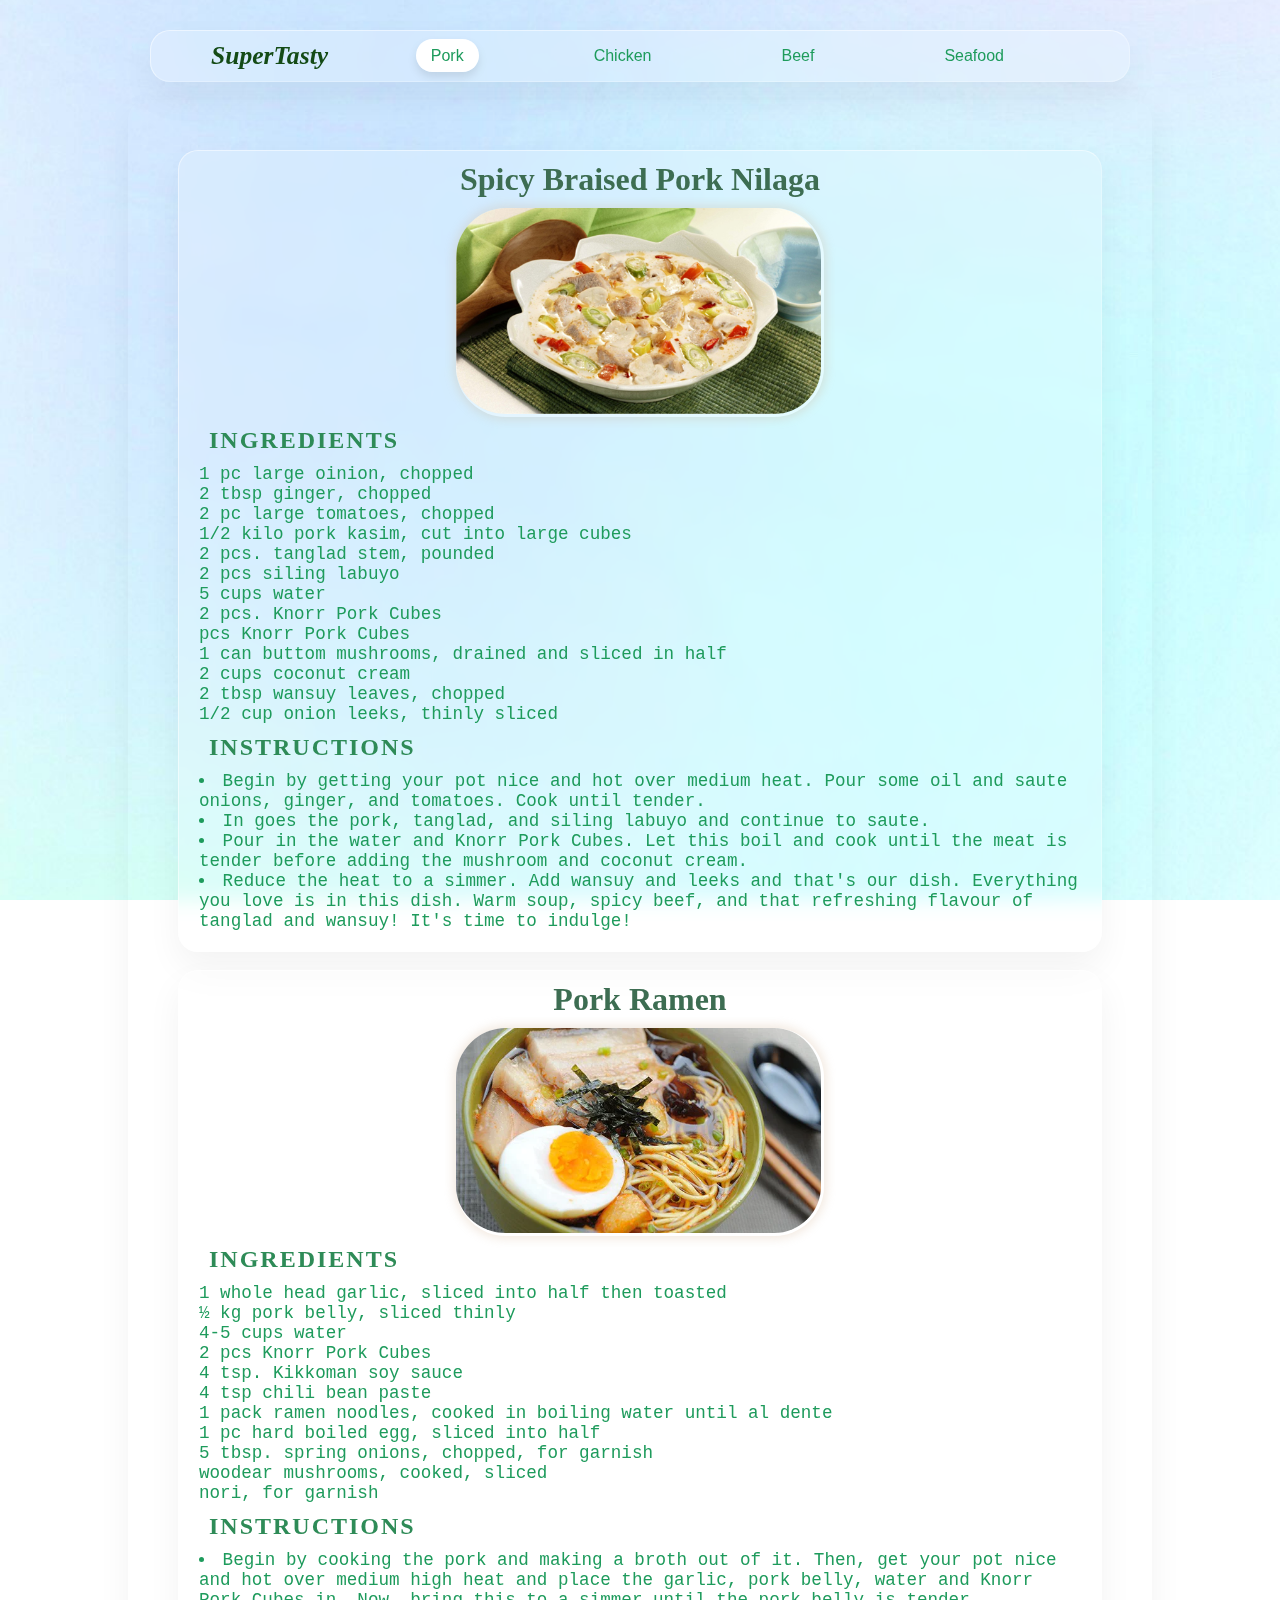
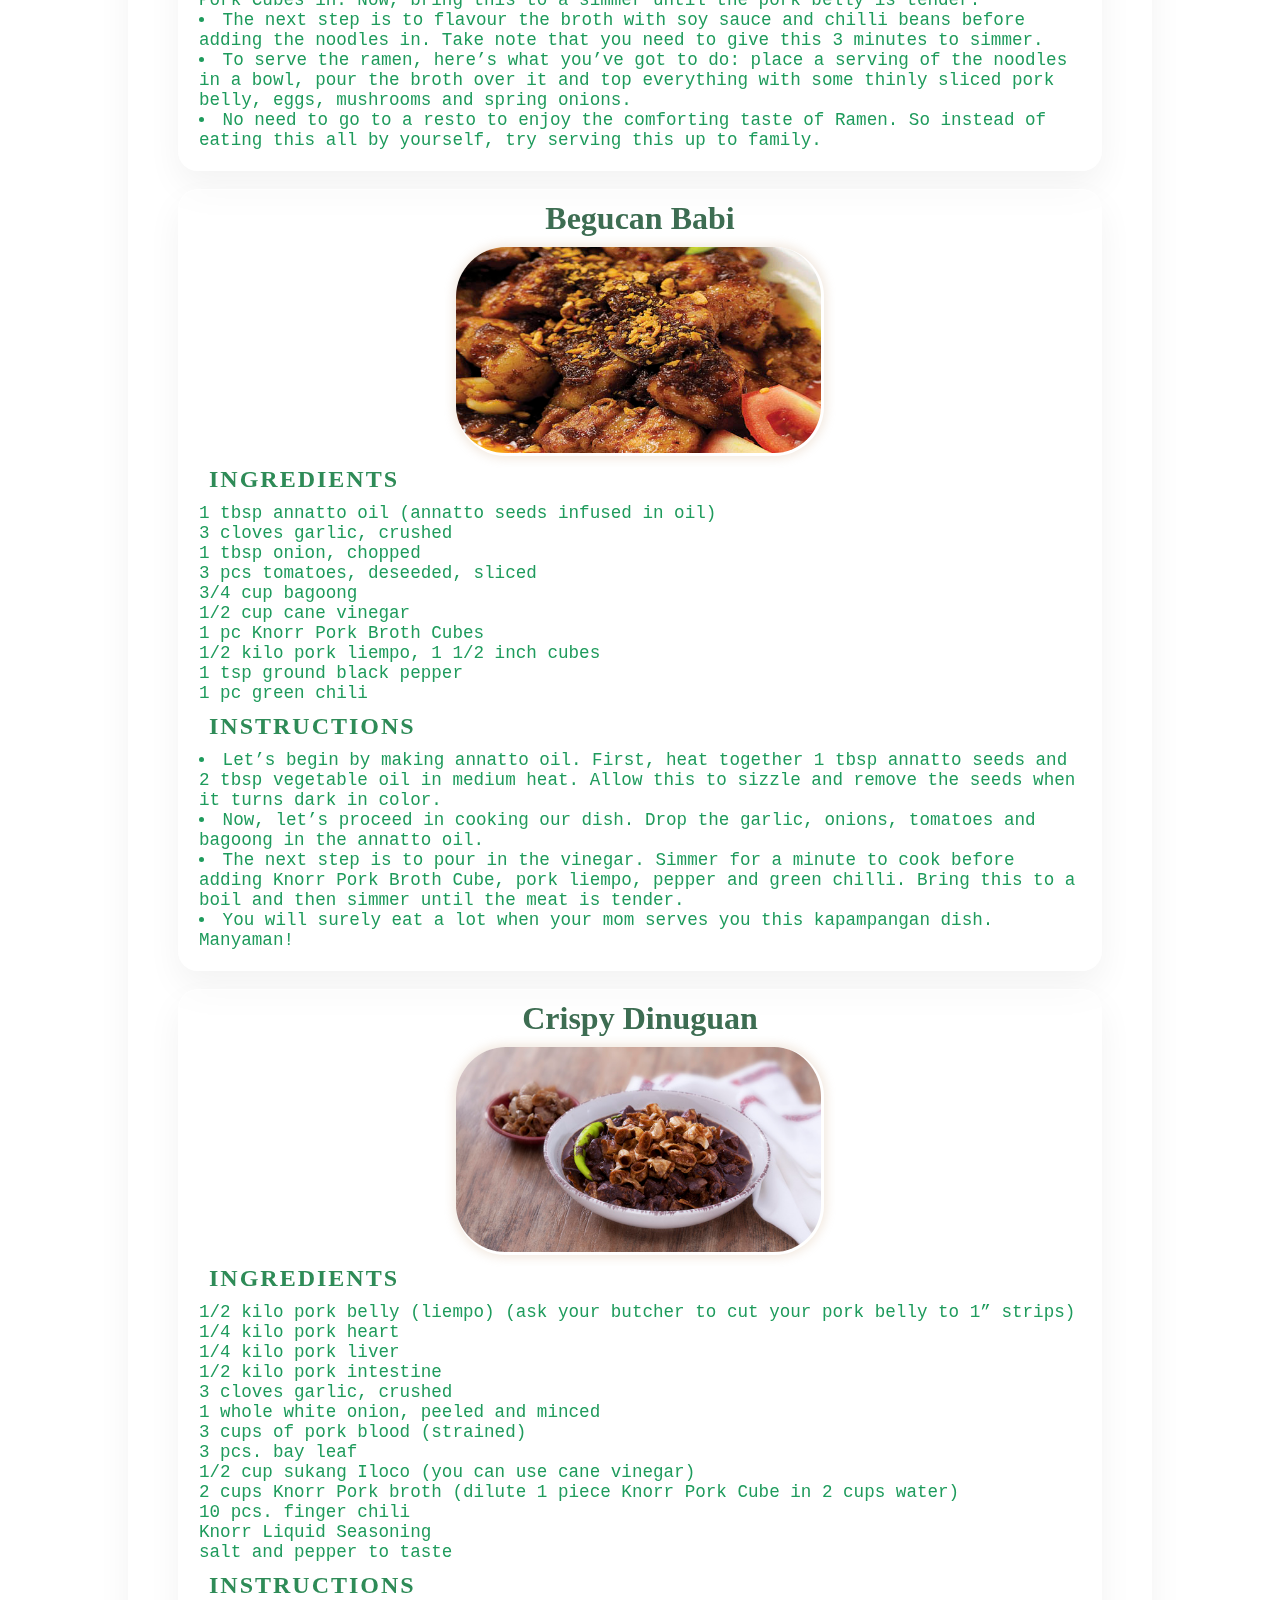
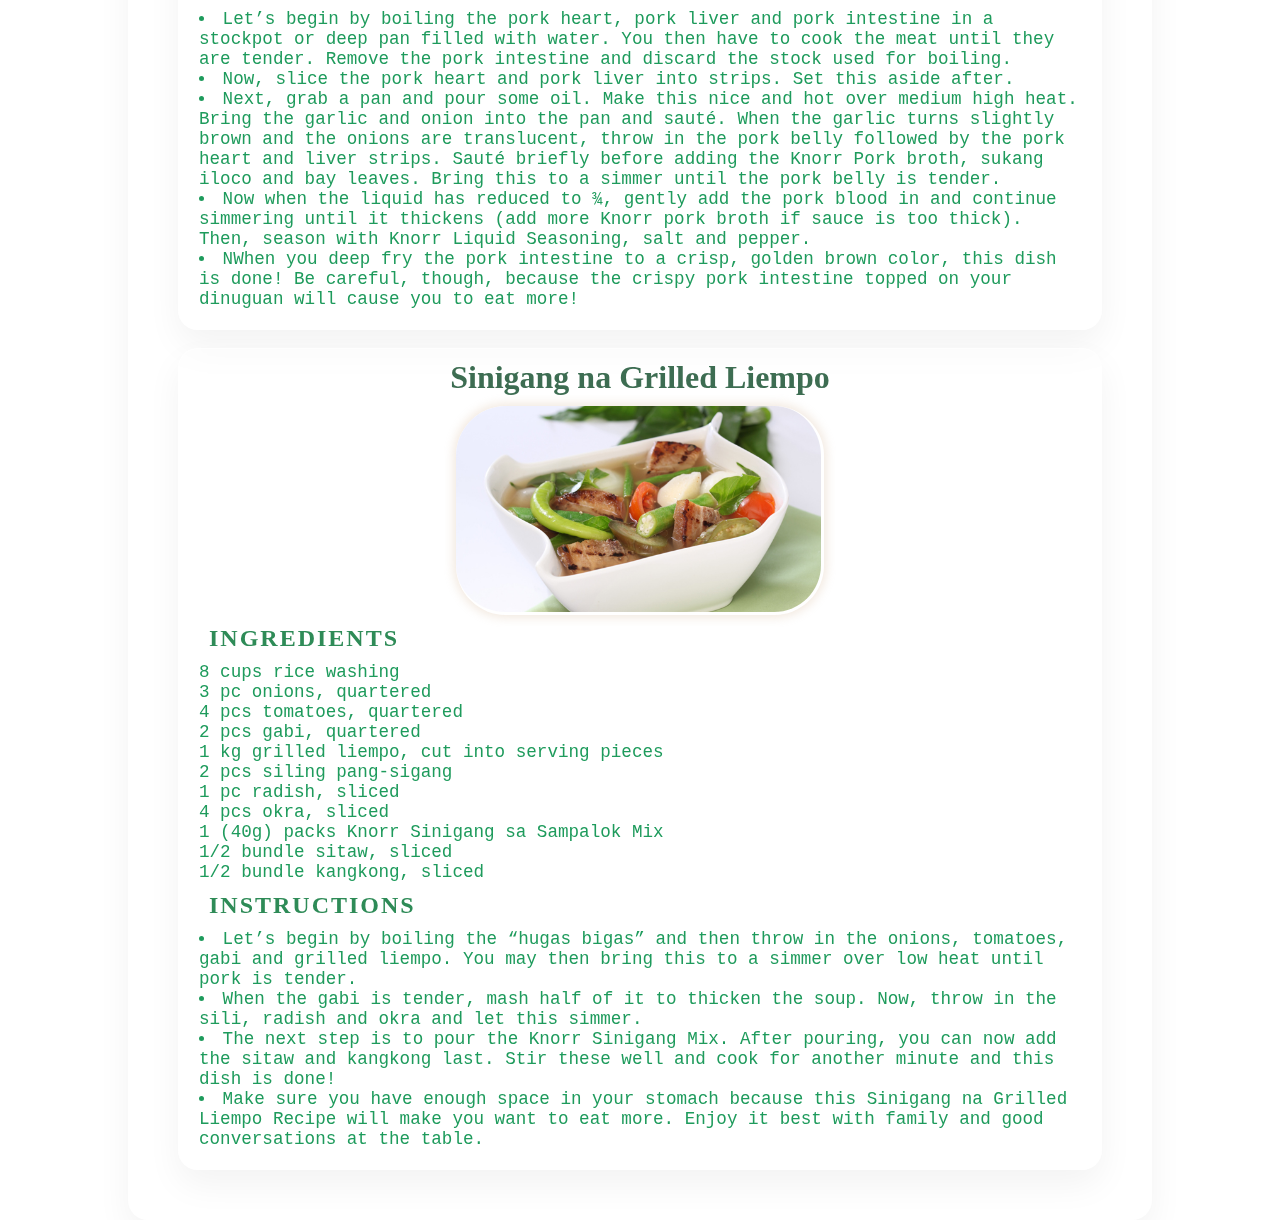
<file: index.html>
<html land="en">
<head>
    <meta charset="UTF-8">
    <meta name="viewport" content="width=device-width, initial-scale=1.0">
    <meta http-equiv="X-UA-Compatible" content="ie=edge">
    <title>Super Tasty</title>
    <link rel="stylesheet" href="styles.css">
</head> 
<body>

    <section> 
        <header>
            <a href="#" class="logo">SuperTasty</a>
            <ul>
                <li><a href="index.html" class="active">Pork</a></li>
                <li><a href="chicken.html">Chicken</a></li>
                <li><a href="beef.html">Beef</a></li>
                <li><a href="seafood.html">Seafood</a></li>
            </ul>
        </header>

        <div class="container">
            
            <div class="list">
                <h1>Spicy Braised Pork Nilaga</h1>
                <img src="porknilaga.jpeg">
                <h2>INGREDIENTS</h2>
                <ul>1 pc large oinion, chopped</ul>
                <ul>2 tbsp ginger, chopped</ul>
                <ul>2 pc large tomatoes, chopped</ul>
                <ul>1/2 kilo pork kasim, cut into large cubes</ul>
                <ul>2 pcs. tanglad stem, pounded</ul>
                <ul>2 pcs siling labuyo</ul>
                <ul>5 cups water</ul>
                <ul>2 pcs. Knorr Pork Cubes</ul>
                <ul>pcs Knorr Pork Cubes</ul>
                <ul>1 can buttom mushrooms, drained and sliced in half</ul>
                <ul>2 cups coconut cream</ul>
                <ul>2 tbsp wansuy leaves, chopped</ul>
                <ul>1/2 cup onion leeks, thinly sliced</ul>

                <h2>INSTRUCTIONS</h2>
                <li>Begin by getting your pot nice and hot over medium heat. Pour some oil and saute onions, ginger, and tomatoes. Cook until tender.</li>
                <li>In goes the pork, tanglad, and siling labuyo and continue to saute.</li>
                <li>Pour in the water and Knorr Pork Cubes. Let this boil and cook until the meat is tender before adding the mushroom and coconut cream.</li>
                <li>Reduce the heat to a simmer. Add wansuy and leeks and that's our dish. Everything you love is in this dish. Warm soup, spicy beef, and that refreshing flavour of tanglad and wansuy! It's time to indulge!</li>
            </div>
            <br>


            <div class="list">
                <h1>Pork Ramen</h1>
                <img src="porkramen.jpeg">
                <h2>INGREDIENTS</h2>
                <ul>1 whole head garlic, sliced into half then toasted</ul>
                <ul>½ kg pork belly, sliced thinly</ul>
                <ul>4-5 cups water</ul>
                <ul>2 pcs Knorr Pork Cubes</ul>
                <ul>4 tsp. Kikkoman soy sauce</ul>
                <ul>4 tsp chili bean paste</ul>
                <ul>1 pack ramen noodles, cooked in boiling water until al dente</ul>
                <ul>1 pc hard boiled egg, sliced into half</ul>
                <ul>5 tbsp. spring onions, chopped, for garnish</ul>
                <ul>woodear mushrooms, cooked, sliced</ul>
                <ul>nori, for garnish</ul>

                <h2>INSTRUCTIONS</h2>
                <li>Begin by cooking the pork and making a broth out of it. Then, get your pot nice and hot over medium high heat and place the garlic, pork belly, water and Knorr Pork Cubes in. Now, bring this to a simmer until the pork belly is tender.</li>
                <li>The next step is to flavour the broth with soy sauce and chilli beans before adding the noodles in. Take note that you need to give this 3 minutes to simmer.</li>
                <li>To serve the ramen, here’s what you’ve got to do: place a serving of the noodles in a bowl, pour the broth over it and top everything with some thinly sliced pork belly, eggs, mushrooms and spring onions.</li>
                <li>No need to go to a resto to enjoy the comforting taste of Ramen. So instead of eating this all by yourself, try serving this up to family.</li>
            </div>
            <br>


            <div class="list">
                <h1>Begucan Babi</h1>
                <img src="begucanbabi.jpeg">
                <h2>INGREDIENTS</h2>
                <ul>1 tbsp annatto oil (annatto seeds infused in oil)</ul>
                <ul>3 cloves garlic, crushed</ul>
                <ul>1 tbsp onion, chopped</ul>
                <ul>3 pcs tomatoes, deseeded, sliced</ul>
                <ul>3/4 cup bagoong</ul>
                <ul>1/2 cup cane vinegar</ul>
                <ul>1 pc Knorr Pork Broth Cubes</ul>
                <ul>1/2 kilo pork liempo, 1 1/2 inch cubes</ul>
                <ul>1 tsp ground black pepper</ul>
                <ul>1 pc green chili</ul>

                <h2>INSTRUCTIONS</h2>
                <li>Let’s begin by making annatto oil. First, heat together 1 tbsp annatto seeds and 2 tbsp vegetable oil in medium heat. Allow this to sizzle and remove the seeds when it turns dark in color.</li>
                <li>Now, let’s proceed in cooking our dish. Drop the garlic, onions, tomatoes and bagoong in the annatto oil.</li>
                <li>The next step is to pour in the vinegar. Simmer for a minute to cook before adding Knorr Pork Broth Cube, pork liempo, pepper and green chilli. Bring this to a boil and then simmer until the meat is tender.</li>
                <li>You will surely eat a lot when your mom serves you this kapampangan dish. Manyaman!</li>
            </div>
            <br>

            <div class="list">
                <h1>Crispy Dinuguan</h1>
                <img src="crispydinuguan.jpeg">
                <h2>INGREDIENTS</h2>
                <ul>1/2 kilo pork belly (liempo) (ask your butcher to cut your pork belly to 1” strips)</ul>
                <ul>1/4 kilo pork heart</ul>
                <ul>1/4 kilo pork liver</ul>
                <ul>1/2 kilo pork intestine</ul>
                <ul>3 cloves garlic, crushed</ul>
                <ul>1 whole white onion, peeled and minced</ul>
                <ul>3 cups of pork blood (strained)</ul>
                <ul>3 pcs. bay leaf</ul>
                <ul>1/2 cup sukang Iloco (you can use cane vinegar)</ul>
                <ul>2 cups Knorr Pork broth (dilute 1 piece Knorr Pork Cube in 2 cups water)</ul>
                <ul>10 pcs. finger chili</ul>
                <ul>Knorr Liquid Seasoning</ul>
                <ul>salt and pepper to taste</ul>

                <h2>INSTRUCTIONS</h2>
                <li>Let’s begin by boiling the pork heart, pork liver and pork intestine in a stockpot or deep pan filled with water. You then have to cook the meat until they are tender. Remove the pork intestine and discard the stock used for boiling.</li>
                <li>Now, slice the pork heart and pork liver into strips. Set this aside after.</li>
                <li>Next, grab a pan and pour some oil. Make this nice and hot over medium high heat. Bring the garlic and onion into the pan and sauté. When the garlic turns slightly brown and the onions are translucent, throw in the pork belly followed by the pork heart and liver strips. Sauté briefly before adding the Knorr Pork broth, sukang iloco and bay leaves. Bring this to a simmer until the pork belly is tender.</li>
                <li>Now when the liquid has reduced to ¾, gently add the pork blood in and continue simmering until it thickens (add more Knorr pork broth if sauce is too thick). Then, season with Knorr Liquid Seasoning, salt and pepper.</li>
                <li>NWhen you deep fry the pork intestine to a crisp, golden brown color, this dish is done! Be careful, though, because the crispy pork intestine topped on your dinuguan will cause you to eat more!</li>
            </div>
            <br>

            <div class="list">
                <h1>Sinigang na Grilled Liempo</h1>
                <img src="sinigangliempo.jpeg">
                <h2>INGREDIENTS</h2>
                <ul>8 cups rice washing</ul>
                <ul>3 pc onions, quartered</ul>
                <ul>4 pcs tomatoes, quartered</ul>
                <ul>2 pcs gabi, quartered</ul>
                <ul>1 kg grilled liempo, cut into serving pieces</ul>
                <ul>2 pcs siling pang-sigang</ul>
                <ul>1 pc radish, sliced</ul>
                <ul>4 pcs okra, sliced</ul>
                <ul>1 (40g) packs Knorr Sinigang sa Sampalok Mix</ul>
                <ul>1/2 bundle sitaw, sliced</ul>
                <ul>1/2 bundle kangkong, sliced</ul>

                <h2>INSTRUCTIONS</h2>
                <li>Let’s begin by boiling the “hugas bigas” and then throw in the onions, tomatoes, gabi and grilled liempo. You may then bring this to a simmer over low heat until pork is tender.</li>
                <li>When the gabi is tender, mash half of it to thicken the soup. Now, throw in the sili, radish and okra and let this simmer.</li>
                <li>The next step is to pour the Knorr Sinigang Mix. After pouring, you can now add the sitaw and kangkong last. Stir these well and cook for another minute and this dish is done!</li>
                <li>Make sure you have enough space in your stomach because this Sinigang na Grilled Liempo Recipe will make you want to eat more. Enjoy it best with family and good conversations at the table.</li>
            </div>


            
        </div>
    </section>
 </body>
</file>
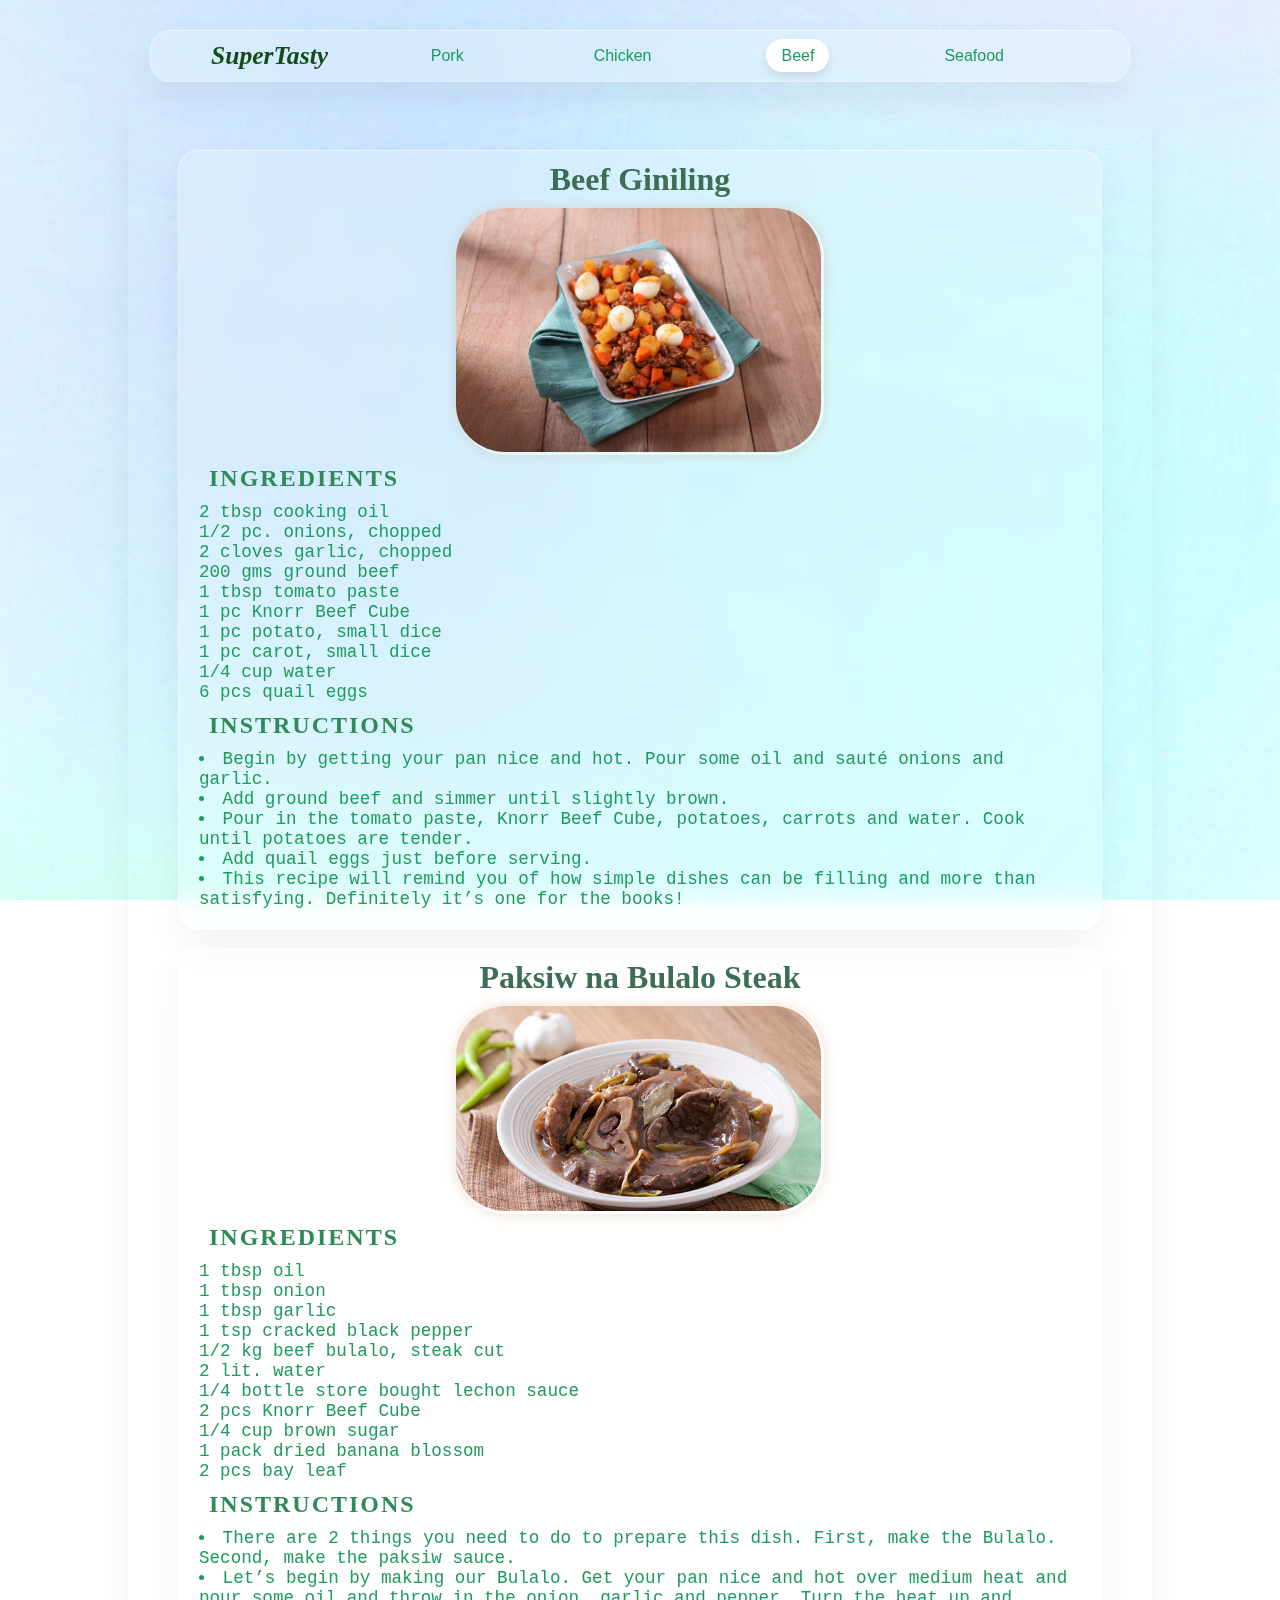
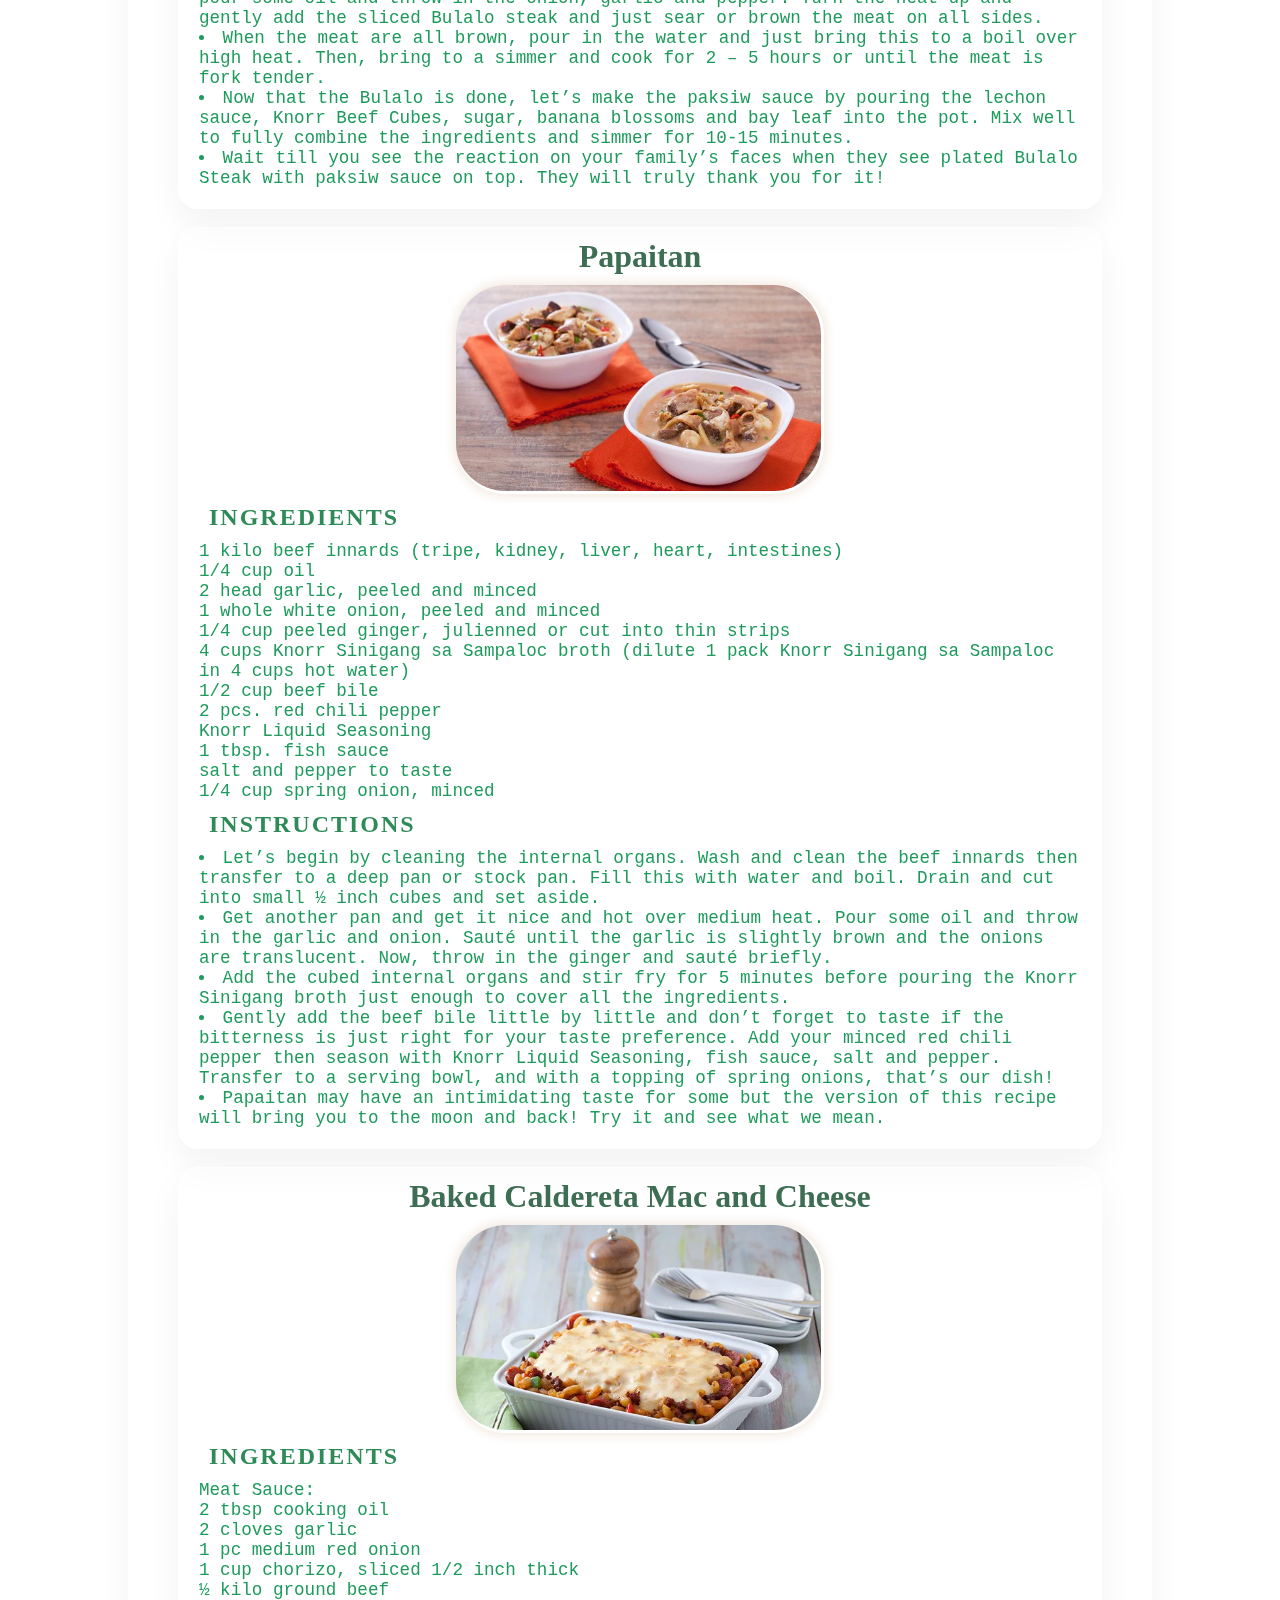
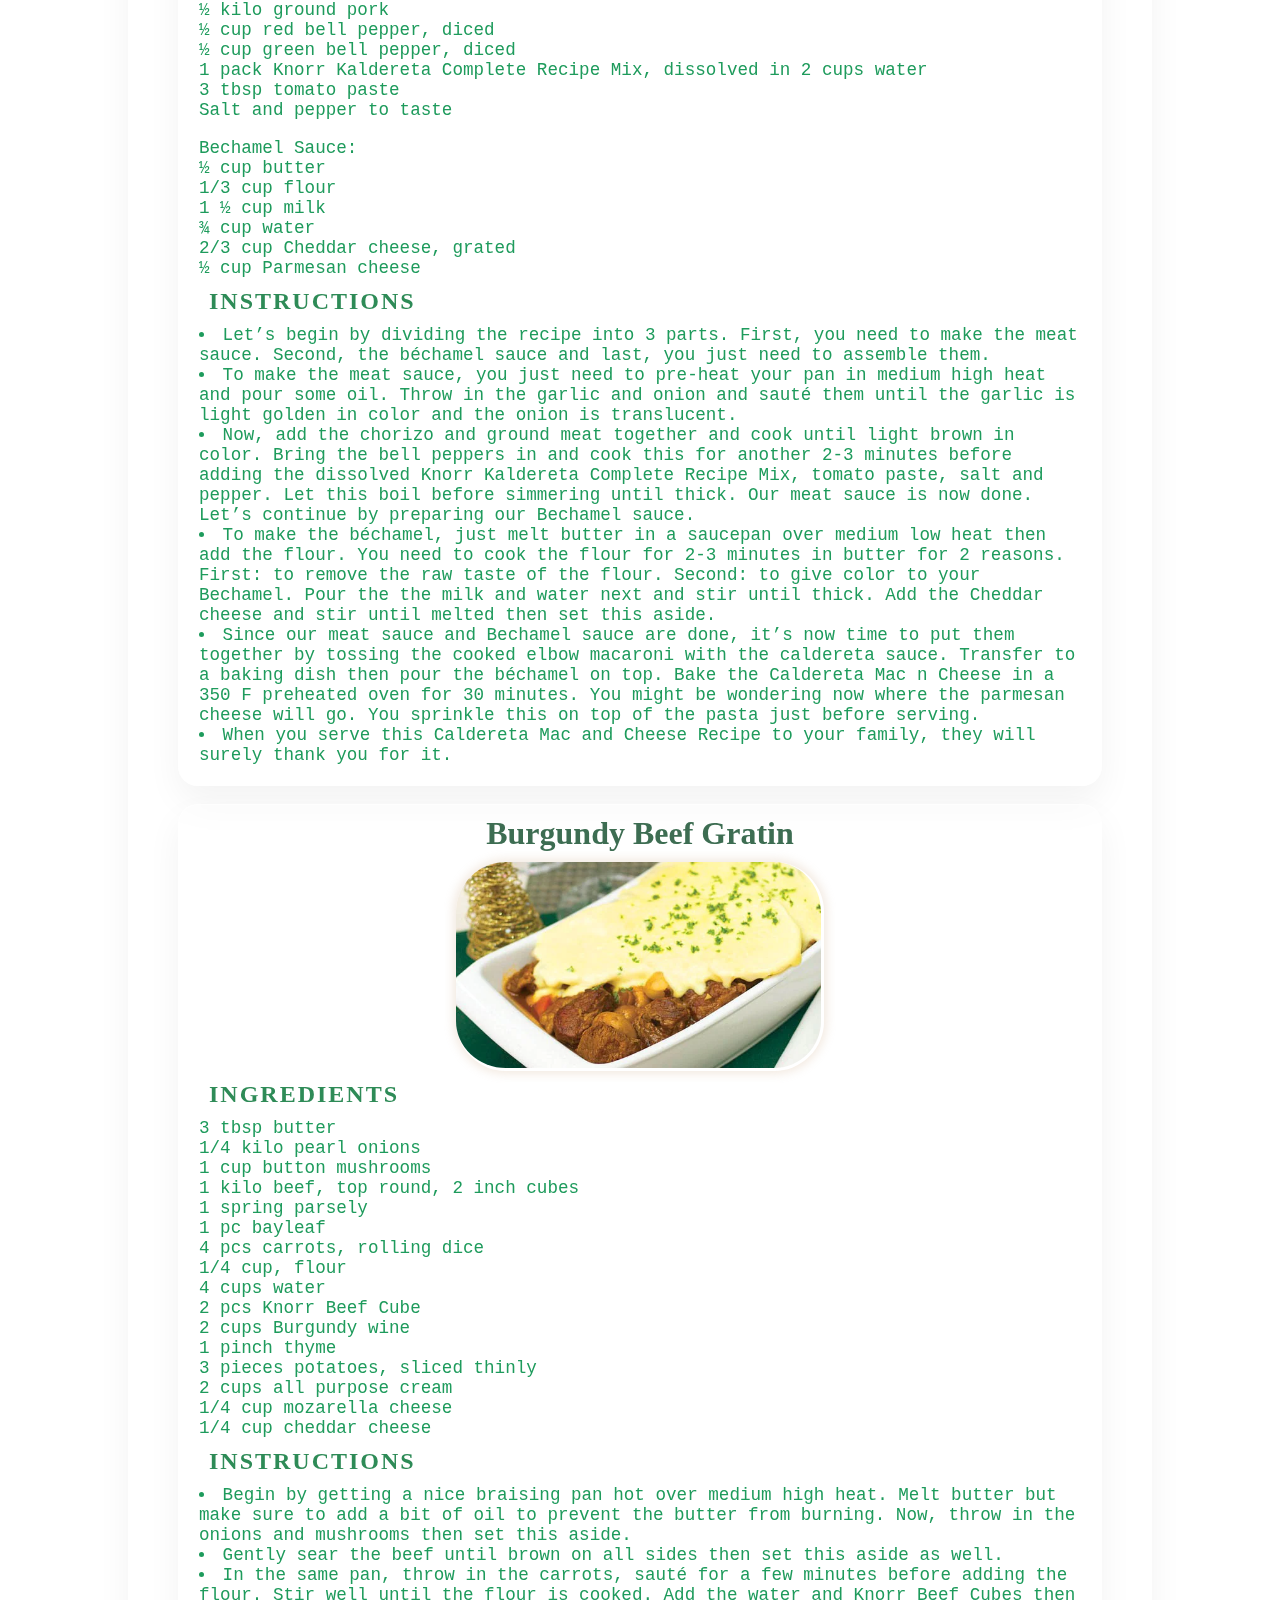
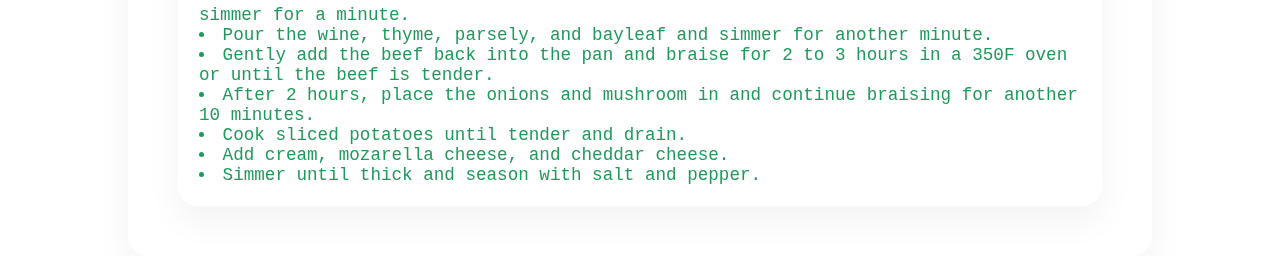
<file: beef.html>
<html land="en">
<head>
    <meta charset="UTF-8">
    <meta name="viewport" content="width=device-width, initial-scale=1.0">
    <meta http-equiv="X-UA-Compatible" content="ie=edge">
    <title>Super Tasty</title>
    <link rel="stylesheet" href="styles.css">
</head> 
<body>

    <section> 
        <header>
            <a href="#" class="logo">SuperTasty</a>
            <ul>
                <li><a href="index.html" >Pork</a></li>
                <li><a href="chicken.html" >Chicken</a></li>
                <li><a href="beef.html" class="active">Beef</a></li>
                <li><a href="seafood.html">Seafood</a></li>
            </ul>
        </header>

        <div class="container">
            
            <div class="list">
                <h1>Beef Giniling</h1>
                <img src="beefginiling.jpeg">
                <h2>INGREDIENTS</h2>
                <ul>2 tbsp cooking oil</ul>
                <ul>1/2 pc. onions, chopped</ul>
                <ul>2 cloves garlic, chopped</ul>
                <ul>200 gms ground beef</ul>
                <ul>1 tbsp tomato paste</ul>
                <ul>1 pc Knorr Beef Cube</ul>
                <ul>1 pc potato, small dice</ul>
                <ul>1 pc carot, small dice</ul>
                <ul>1/4 cup water</ul>
                <ul>6 pcs quail eggs</ul>

                <h2>INSTRUCTIONS</h2>
                <li>Begin by getting your pan nice and hot. Pour some oil and sauté onions and garlic.</li>
                <li>Add ground beef and simmer until slightly brown.</li>
                <li>Pour in the tomato paste, Knorr Beef Cube, potatoes, carrots and water. Cook until potatoes are tender.</li>
                <li>Add quail eggs just before serving.</li>
                <li>This recipe will remind you of how simple dishes can be filling and more than satisfying. Definitely it’s one for the books!</li>
            </div>
            <br>

            <div class="list">
                <h1>Paksiw na Bulalo Steak</h1>
                <img src="bulalosteak.jpeg">
                <h2>INGREDIENTS</h2>
                <ul>1 tbsp oil</ul>
                <ul>1 tbsp onion</ul>
                <ul>1 tbsp garlic</ul>
                <ul>1 tsp cracked black pepper</ul>
                <ul>1/2 kg beef bulalo, steak cut</ul>
                <ul>2 lit. water</ul>
                <ul>1/4 bottle store bought lechon sauce</ul>
                <ul>2 pcs Knorr Beef Cube</ul>
                <ul>1/4 cup brown sugar</ul>
                <ul>1 pack dried banana blossom</ul>
                <ul>2 pcs bay leaf</ul>

                <h2>INSTRUCTIONS</h2>
                <li>There are 2 things you need to do to prepare this dish. First, make the Bulalo. Second, make the paksiw sauce.</li>
                <li>Let’s begin by making our Bulalo. Get your pan nice and hot over medium heat and pour some oil and throw in the onion, garlic and pepper. Turn the heat up and gently add the sliced Bulalo steak and just sear or brown the meat on all sides.</li>
                <li>When the meat are all brown, pour in the water and just bring this to a boil over high heat. Then, bring to a simmer and cook for 2 – 5 hours or until the meat is fork tender.</li>
                <li>Now that the Bulalo is done, let’s make the paksiw sauce by pouring the lechon sauce, Knorr Beef Cubes, sugar, banana blossoms and bay leaf into the pot. Mix well to fully combine the ingredients and simmer for 10-15 minutes.</li>
                <li>Wait till you see the reaction on your family’s faces when they see plated Bulalo Steak with paksiw sauce on top. They will truly thank you for it!</li>
            </div>
            <br>

            <div class="list">
                <h1>Papaitan</h1>
                <img src="papaitan.jpeg">
                <h2>INGREDIENTS</h2>
                <ul>1 kilo beef innards (tripe, kidney, liver, heart, intestines)</ul>
                <ul>1/4 cup oil</ul>
                <ul>2 head garlic, peeled and minced</ul>
                <ul>1 whole white onion, peeled and minced</ul>
                <ul>1/4 cup peeled ginger, julienned or cut into thin strips</ul>
                <ul>4 cups Knorr Sinigang sa Sampaloc broth (dilute 1 pack Knorr Sinigang sa Sampaloc in 4 cups hot water)</ul>
                <ul>1/2 cup beef bile</ul>
                <ul>2 pcs. red chili pepper</ul>
                <ul>Knorr Liquid Seasoning</ul>
                <ul>1 tbsp. fish sauce</ul>
                <ul>salt and pepper to taste</ul>
                <ul>1/4 cup spring onion, minced</ul>

                <h2>INSTRUCTIONS</h2>
                <li>Let’s begin by cleaning the internal organs. Wash and clean the beef innards then transfer to a deep pan or stock pan. Fill this with water and boil. Drain and cut into small ½ inch cubes and set aside.</li>
                <li>Get another pan and get it nice and hot over medium heat. Pour some oil and throw in the garlic and onion. Sauté until the garlic is slightly brown and the onions are translucent. Now, throw in the ginger and sauté briefly.</li>
                <li>Add the cubed internal organs and stir fry for 5 minutes before pouring the Knorr Sinigang broth just enough to cover all the ingredients.</li>
                <li>Gently add the beef bile little by little and don’t forget to taste if the bitterness is just right for your taste preference. Add your minced red chili pepper then season with Knorr Liquid Seasoning, fish sauce, salt and pepper. Transfer to a serving bowl, and with a topping of spring onions, that’s our dish!</li>
                <li>Papaitan may have an intimidating taste for some but the version of this recipe will bring you to the moon and back! Try it and see what we mean.</li>
            </div>
            <br>

            <div class="list">
                <h1>Baked Caldereta Mac and Cheese</h1>
                <img src="macandcheese.jpeg">
                <h2>INGREDIENTS</h2>
                <ul>Meat Sauce:</ul>
                <ul>2 tbsp cooking oil</ul>
                <ul>2 cloves garlic</ul>
                <ul>1 pc medium red onion</ul>
                <ul>1 cup chorizo, sliced 1/2 inch thick</ul>
                <ul>½ kilo ground beef</ul>
                <ul>½ kilo ground pork</ul>
                <ul>½ cup red bell pepper, diced</ul>
                <ul>½ cup green bell pepper, diced</ul>
                <ul>1 pack Knorr Kaldereta Complete Recipe Mix, dissolved in 2 cups water</ul>
                <ul>3 tbsp tomato paste</ul>
                <ul>Salt and pepper to taste</ul>
                    <br>
                <ul>Bechamel Sauce:</ul>
                <ul>½ cup butter</ul>
                <ul>1/3 cup flour</ul>
                <ul>1 ½ cup milk</ul>
                <ul>¾ cup water</ul>
                <ul>2/3 cup Cheddar cheese, grated</ul>
                <ul>½ cup Parmesan cheese</ul>
                    

                <h2>INSTRUCTIONS</h2>
                <li>Let’s begin by dividing the recipe into 3 parts. First, you need to make the meat sauce. Second, the béchamel sauce and last, you just need to assemble them.</li>
                <li>To make the meat sauce, you just need to pre-heat your pan in medium high heat and pour some oil. Throw in the garlic and onion and sauté them until the garlic is light golden in color and the onion is translucent.</li>
                <li>Now, add the chorizo and ground meat together and cook until light brown in color. Bring the bell peppers in and cook this for another 2-3 minutes before adding the dissolved Knorr Kaldereta Complete Recipe Mix, tomato paste, salt and pepper. Let this boil before simmering until thick. Our meat sauce is now done. Let’s continue by preparing our Bechamel sauce.</li>
                <li>To make the béchamel, just melt butter in a saucepan over medium low heat then add the flour. You need to cook the flour for 2-3 minutes in butter for 2 reasons. First: to remove the raw taste of the flour. Second: to give color to your Bechamel. Pour the the milk and water next and stir until thick. Add the Cheddar cheese and stir until melted then set this aside.</li>
                <li>Since our meat sauce and Bechamel sauce are done, it’s now time to put them together by tossing the cooked elbow macaroni with the caldereta sauce. Transfer to a baking dish then pour the béchamel on top. Bake the Caldereta Mac n Cheese in a 350 F preheated oven for 30 minutes. You might be wondering now where the parmesan cheese will go. You sprinkle this on top of the pasta just before serving.</li>
                <li>When you serve this Caldereta Mac and Cheese Recipe to your family, they will surely thank you for it.</li>
            </div>
            <br>

            <div class="list">
                <h1>Burgundy Beef Gratin</h1>
                <img src="burgundybeef.jpeg">
                <h2>INGREDIENTS</h2>
                <ul>3 tbsp butter</ul>
                <ul>1/4 kilo pearl onions</ul>
                <ul>1 cup button mushrooms</ul>
                <ul>1 kilo beef, top round, 2 inch cubes</ul>
                <ul>1 spring parsely</ul>
                <ul>1 pc bayleaf</ul>
                <ul>4 pcs carrots, rolling dice</ul>
                <ul>1/4 cup, flour</ul>
                <ul>4 cups water</ul>
                <ul>2 pcs Knorr Beef Cube</ul>
                <ul>2 cups Burgundy wine</ul>
                <ul>1 pinch thyme</ul>
                <ul>3 pieces potatoes, sliced thinly</ul>
                <ul>2 cups all purpose cream</ul>
                <ul>1/4 cup mozarella cheese</ul>
                <ul>1/4 cup cheddar cheese</ul>

                <h2>INSTRUCTIONS</h2>
                <li>Begin by getting a nice braising pan hot over medium high heat. Melt butter but make sure to add a bit of oil to prevent the butter from burning. Now, throw in the onions and mushrooms then set this aside.</li>
                <li>Gently sear the beef until brown on all sides then set this aside as well.</li>
                <li>In the same pan, throw in the carrots, sauté for a few minutes before adding the flour. Stir well until the flour is cooked. Add the water and Knorr Beef Cubes then simmer for a minute.</li>
                <li>Pour the wine, thyme, parsely, and bayleaf and simmer for another minute.</li>
                <li>Gently add the beef back into the pan and braise for 2 to 3 hours in a 350F oven or until the beef is tender.</li>
                <li>After 2 hours, place the onions and mushroom in and continue braising for another 10 minutes.</li>
                <li>Cook sliced potatoes until tender and drain.</li>
                <li>Add cream, mozarella cheese, and cheddar cheese.</li>
                <li>Simmer until thick and season with salt and pepper.</li>
            </div>


        </div>
    </section>
 </body>
</file>
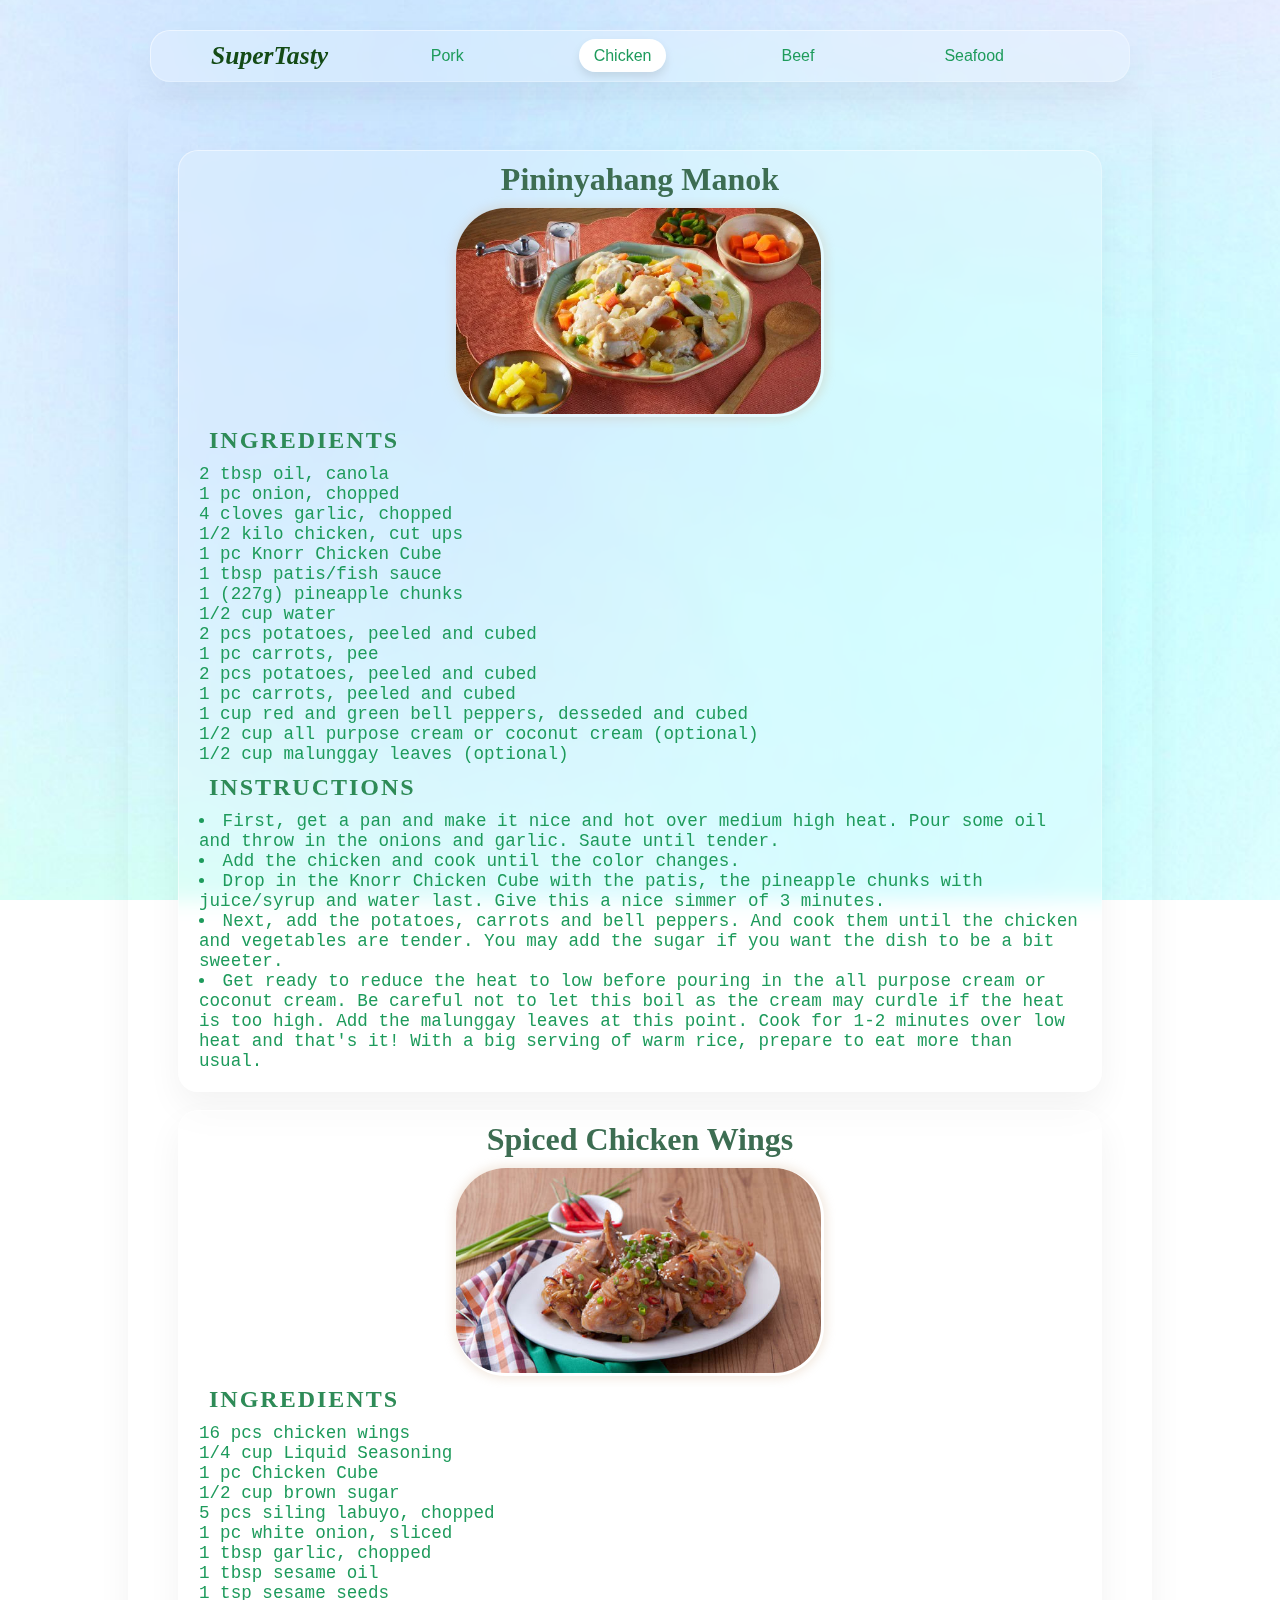
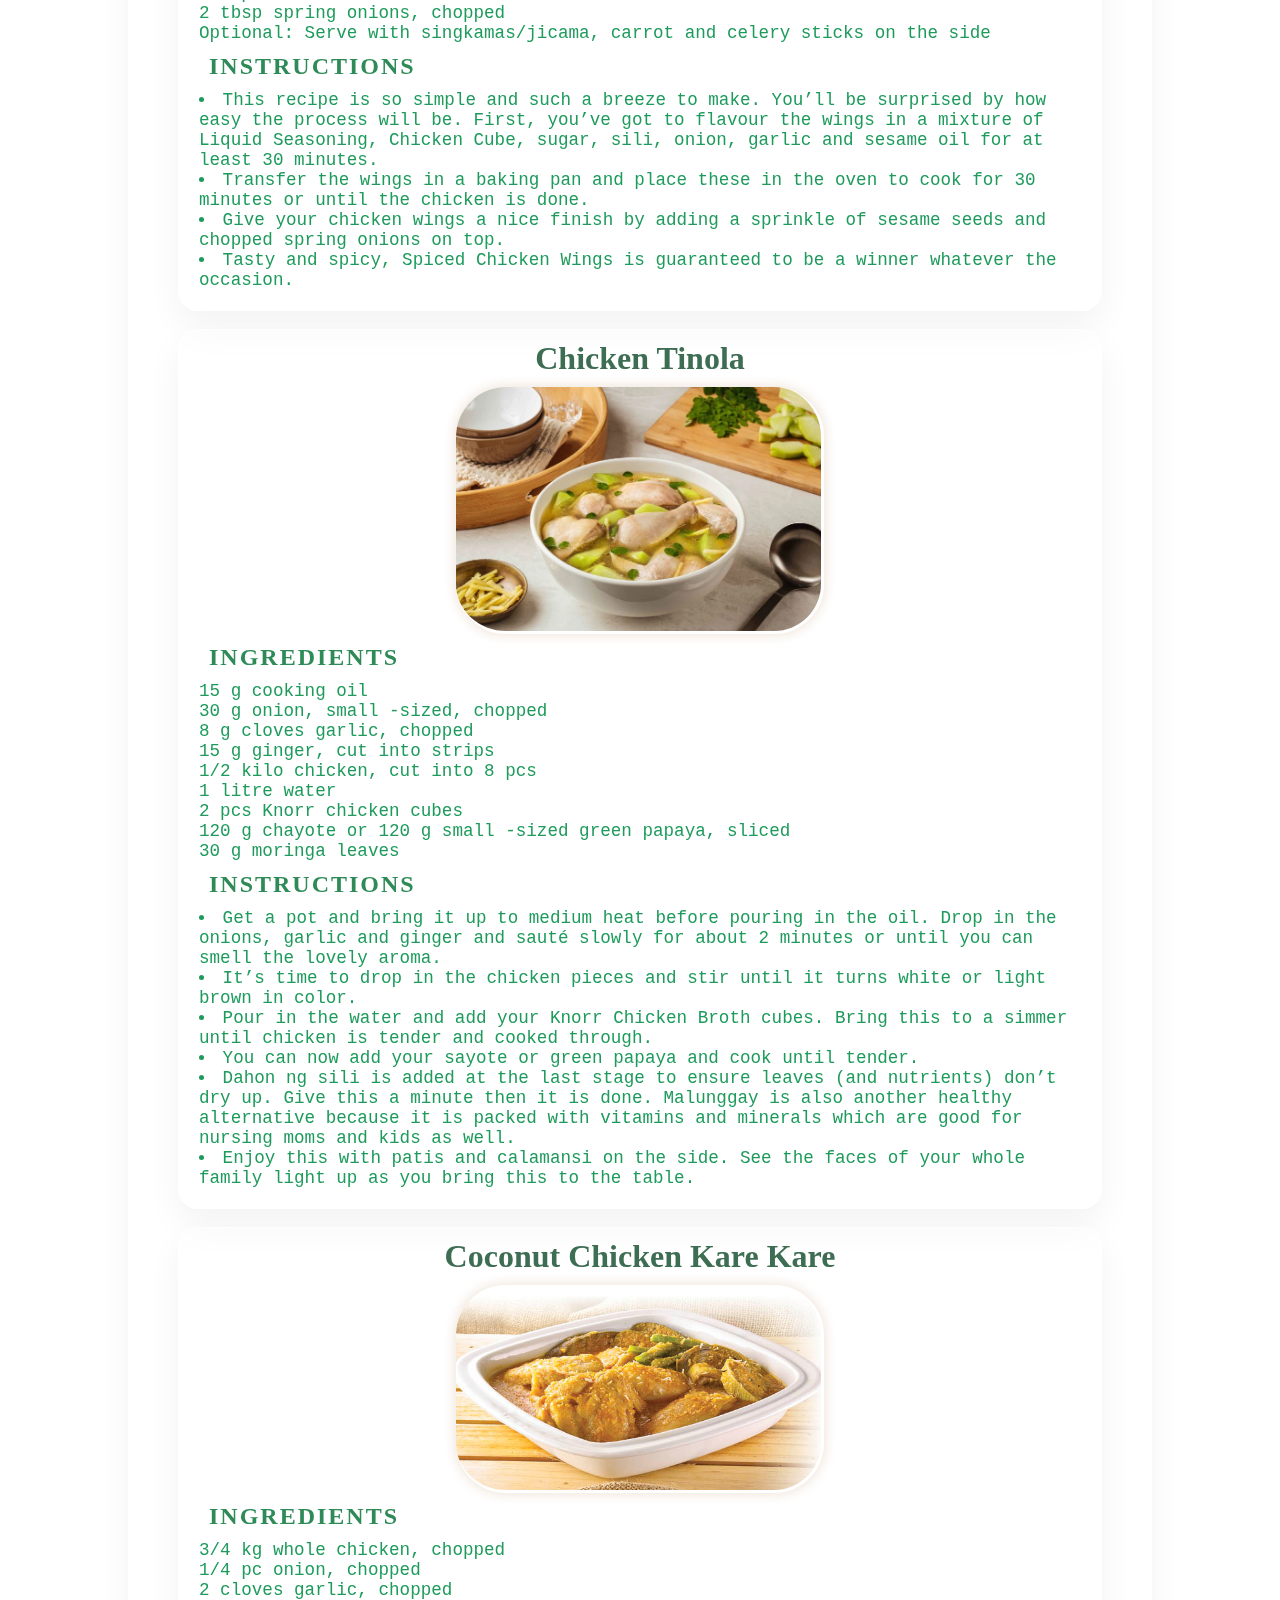
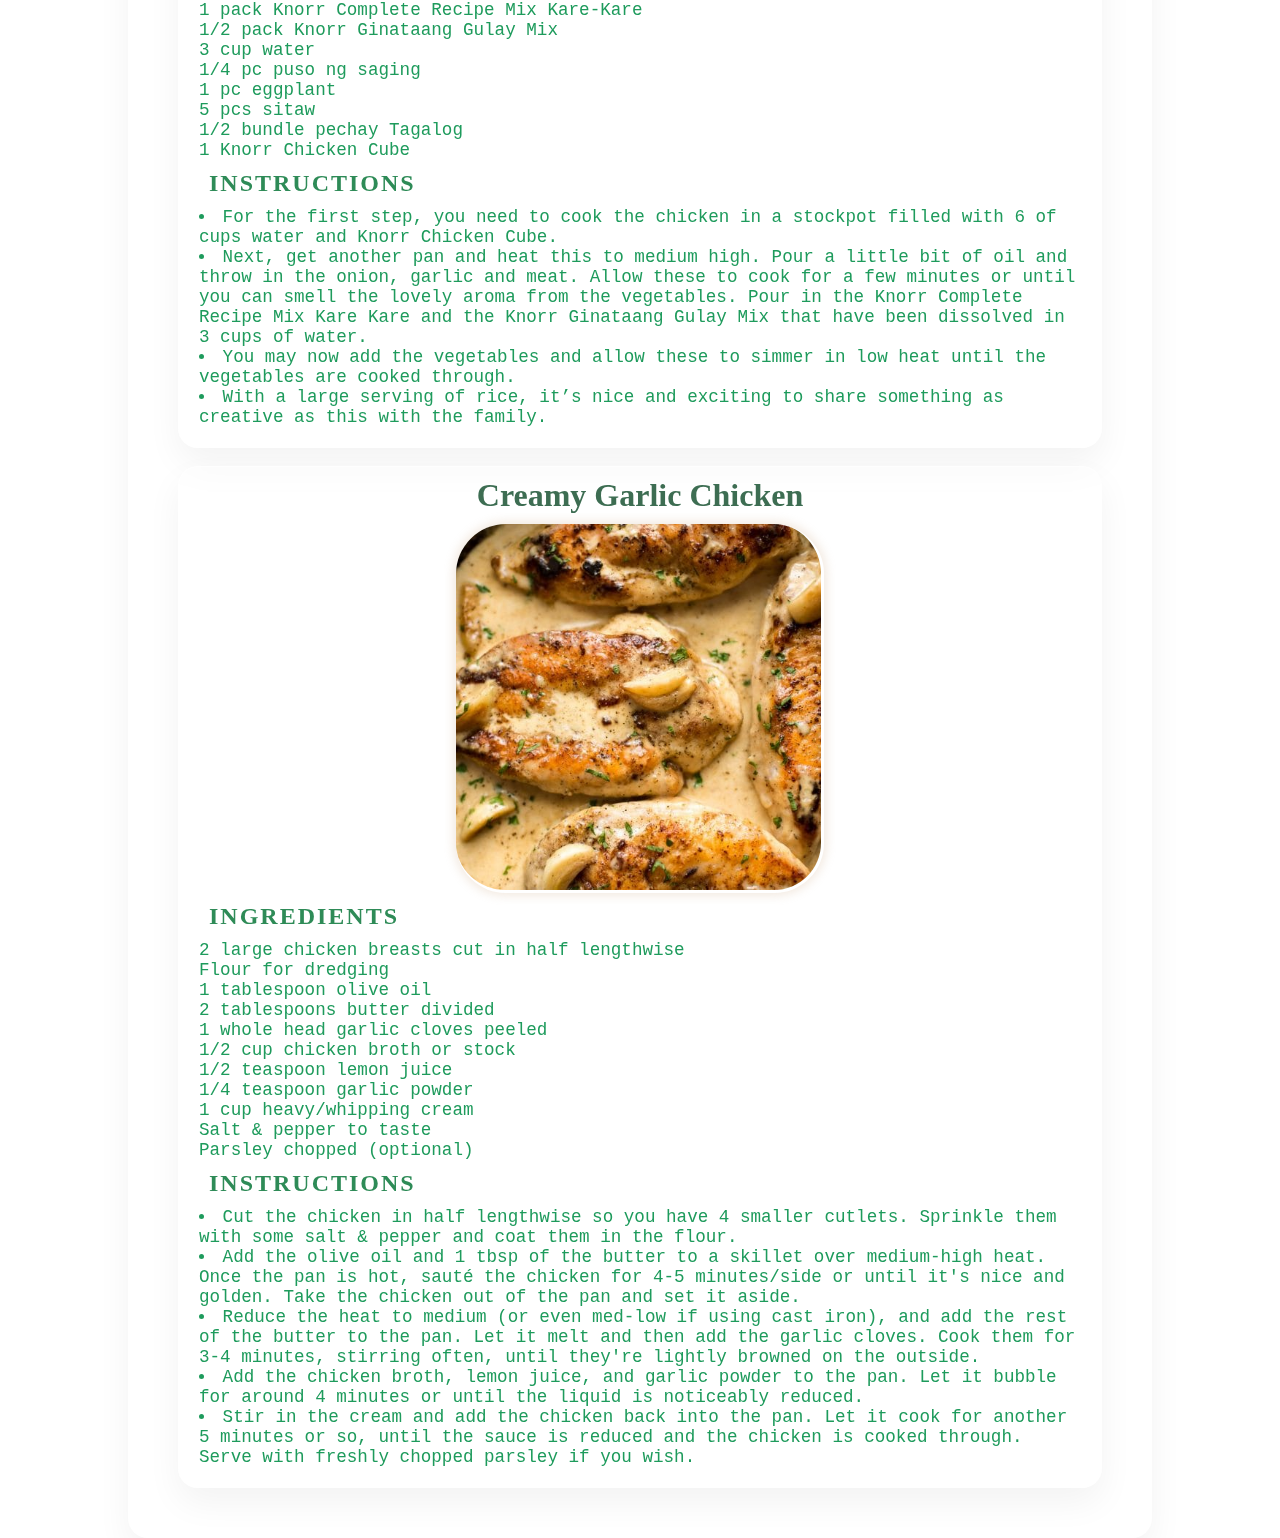
<file: chicken.html>
<html land="en">
<head>
    <meta charset="UTF-8">
    <meta name="viewport" content="width=device-width, initial-scale=1.0">
    <meta http-equiv="X-UA-Compatible" content="ie=edge">
    <title>Super Tasty</title>
    <link rel="stylesheet" href="styles.css">
</head> 
<body>

    <section> 
        <header>
            <a href="#" class="logo">SuperTasty</a>
            <ul>
                <li><a href="index.html" >Pork</a></li>
                <li><a href="chicken.html" class="active">Chicken</a></li>
                <li><a href="beef.html">Beef</a></li>
                <li><a href="seafood.html">Seafood</a></li>
            </ul>
        </header>

        <div class="container">
            
            <div class="list">
                <h1>Pininyahang Manok</h1>
                <img src="pininyahan.jpeg">
            
                <h2>INGREDIENTS</h2>
                <ul>2 tbsp oil, canola</ul>
                <ul>1 pc onion, chopped</ul>
                <ul>4 cloves garlic, chopped</ul>
                <ul>1/2 kilo chicken, cut ups</ul>
                <ul>1 pc Knorr Chicken Cube</ul>
                <ul>1 tbsp patis/fish sauce</ul>
                <ul>1 (227g) pineapple chunks</ul>
                <ul>1/2 cup water</ul>
                <ul>2 pcs potatoes, peeled and cubed</ul>
                <ul>1 pc carrots, pee</ul>
                <ul>2 pcs potatoes, peeled and cubed</ul>
                <ul>1 pc carrots, peeled and cubed</ul>
                <ul>1 cup red and green bell peppers, desseded and cubed</ul>
                <ul>1/2 cup all purpose cream or coconut cream (optional)</ul>
                <ul>1/2 cup malunggay leaves (optional)</ul>

                <h2>INSTRUCTIONS</h2>
                <li>First, get a pan and make it nice and hot over medium high heat. Pour some oil and throw in the onions and garlic. Saute until tender.</li>
                <li>Add the chicken and cook until the color changes.</li>
                <li>Drop in the Knorr Chicken Cube with the patis, the pineapple chunks with juice/syrup and water last. Give this a nice simmer of 3 minutes.</li>
                <li>Next, add the potatoes, carrots and bell peppers. And cook them until the chicken and vegetables are tender. You may add the sugar if you want the dish to be a bit sweeter.</li>
                <li>Get ready to reduce the heat to low before pouring in the all purpose cream or coconut cream. Be careful not to let this boil as the cream may curdle if the heat is too high. Add the malunggay leaves at this point. Cook for 1-2 minutes over low heat and that's it! With a big serving of warm rice, prepare to eat more than usual.</li>
            </div>
            <br>

            <div class="list">
                <h1>Spiced Chicken Wings</h1>
                <img src="spicedchicken.jpeg">
            
                <h2>INGREDIENTS</h2>
                <ul>16 pcs chicken wings</ul>
                <ul>1/4 cup Liquid Seasoning</ul>
                <ul>1 pc Chicken Cube</ul>
                <ul>1/2 cup brown sugar</ul>
                <ul>5 pcs siling labuyo, chopped</ul>
                <ul>1 pc white onion, sliced</ul>
                <ul>1 tbsp garlic, chopped</ul>
                <ul>1 tbsp sesame oil</ul>
                <ul>1 tsp sesame seeds</ul>
                <ul>2 tbsp spring onions, chopped</ul>
                <ul>Optional: Serve with singkamas/jicama, carrot and celery sticks on the side</ul>

                <h2>INSTRUCTIONS</h2>
                <li>This recipe is so simple and such a breeze to make. You’ll be surprised by how easy the process will be. First, you’ve got to flavour the wings in a mixture of Liquid Seasoning, Chicken Cube, sugar, sili, onion, garlic and sesame oil for at least 30 minutes.</li>
                <li>Transfer the wings in a baking pan and place these in the oven to cook for 30 minutes or until the chicken is done.</li>
                <li>Give your chicken wings a nice finish by adding a sprinkle of sesame seeds and chopped spring onions on top.</li>
                <li>Tasty and spicy, Spiced Chicken Wings is guaranteed to be a winner whatever the occasion.</li>
            </div>
            <br>

            <div class="list">
                <h1>Chicken Tinola</h1>
                <img src="chickentinola.jpeg">
            
                <h2>INGREDIENTS</h2>
                <ul>15 g cooking oil</ul>
                <ul>30 g onion, small -sized, chopped</ul>
                <ul>8 g cloves garlic, chopped</ul>
                <ul>15 g ginger, cut into strips</ul>
                <ul>1/2 kilo chicken, cut into 8 pcs</ul>
                <ul>1 litre water</ul>
                <ul>2 pcs Knorr chicken cubes</ul>
                <ul>120 g chayote or 120 g small -sized green papaya, sliced</ul>
                <ul>30 g moringa leaves</ul>

                <h2>INSTRUCTIONS</h2>
                <li>Get a pot and bring it up to medium heat before pouring in the oil. Drop in the onions, garlic and ginger and sauté slowly for about 2 minutes or until you can smell the lovely aroma.</li>
                <li>It’s time to drop in the chicken pieces and stir until it turns white or light brown in color.</li>
                <li>Pour in the water and add your Knorr Chicken Broth cubes. Bring this to a simmer until chicken is tender and cooked through.</li>
                <li>You can now add your sayote or green papaya and cook until tender.</li>
                <li>Dahon ng sili is added at the last stage to ensure leaves (and nutrients) don’t dry up. Give this a minute then it is done. Malunggay is also another healthy alternative because it is packed with vitamins and minerals which are good for nursing moms and kids as well.</li>
                <li>Enjoy this with patis and calamansi on the side. See the faces of your whole family light up as you bring this to the table.</li>
            </div>
            <br>

            <div class="list">
                <h1>Coconut Chicken Kare Kare</h1>
                <img src="chickenkarekare.jpeg">
            
                <h2>INGREDIENTS</h2>
                <ul>3/4 kg whole chicken, chopped</ul>
                <ul>1/4 pc onion, chopped</ul>
                <ul>2 cloves garlic, chopped</ul>
                <ul>1 pack Knorr Complete Recipe Mix Kare-Kare</ul>
                <ul>1/2 pack Knorr Ginataang Gulay Mix</ul>
                <ul>3 cup water</ul>
                <ul>1/4 pc puso ng saging</ul>
                <ul>1 pc eggplant</ul>
                <ul>5 pcs sitaw</ul>
                <ul>1/2 bundle pechay Tagalog</ul>
                <ul>1 Knorr Chicken Cube</ul>

                <h2>INSTRUCTIONS</h2>
                <li>For the first step, you need to cook the chicken in a stockpot filled with 6 of cups water and Knorr Chicken Cube.</li>
                <li>Next, get another pan and heat this to medium high. Pour a little bit of oil and throw in the onion, garlic and meat. Allow these to cook for a few minutes or until you can smell the lovely aroma from the vegetables. Pour in the Knorr Complete Recipe Mix Kare Kare and the Knorr Ginataang Gulay Mix that have been dissolved in 3 cups of water.</li>
                <li>You may now add the vegetables and allow these to simmer in low heat until the vegetables are cooked through.</li>
                <li>With a large serving of rice, it’s nice and exciting to share something as creative as this with the family.</li>
            </div>
            <br>

            <div class="list">
                <h1>Creamy Garlic Chicken</h1>
                <img src="creamygarlic.jpg">
            
                <h2>INGREDIENTS</h2>
                <ul>2 large chicken breasts cut in half lengthwise</ul>
                <ul>Flour for dredging</ul>
                <ul>1 tablespoon olive oil</ul>
                <ul>2 tablespoons butter divided</ul>
                <ul>1 whole head garlic cloves peeled</ul>
                <ul>1/2 cup chicken broth or stock</ul>
                <ul>1/2 teaspoon lemon juice</ul>
                <ul>1/4 teaspoon garlic powder</ul>
                <ul>1 cup heavy/whipping cream</ul>
                <ul>Salt & pepper to taste</ul>
                <ul>Parsley chopped (optional)</ul>

                <h2>INSTRUCTIONS</h2>
                <li>Cut the chicken in half lengthwise so you have 4 smaller cutlets. Sprinkle them with some salt & pepper and coat them in the flour. </li>
                <li>Add the olive oil and 1 tbsp of the butter to a skillet over medium-high heat. Once the pan is hot, sauté the chicken for 4-5 minutes/side or until it's nice and golden. Take the chicken out of the pan and set it aside.</li>
                <li>Reduce the heat to medium (or even med-low if using cast iron), and add the rest of the butter to the pan. Let it melt and then add the garlic cloves. Cook them for 3-4 minutes, stirring often, until they're lightly browned on the outside. </li>
                <li>Add the chicken broth, lemon juice, and garlic powder to the pan. Let it bubble for around 4 minutes or until the liquid is noticeably reduced.</li>
                <li>Stir in the cream and add the chicken back into the pan. Let it cook for another 5 minutes or so, until the sauce is reduced and the chicken is cooked through. Serve with freshly chopped parsley if you wish.</li>
            </div>
 
        </div>
    </section>
 </body>
</file>
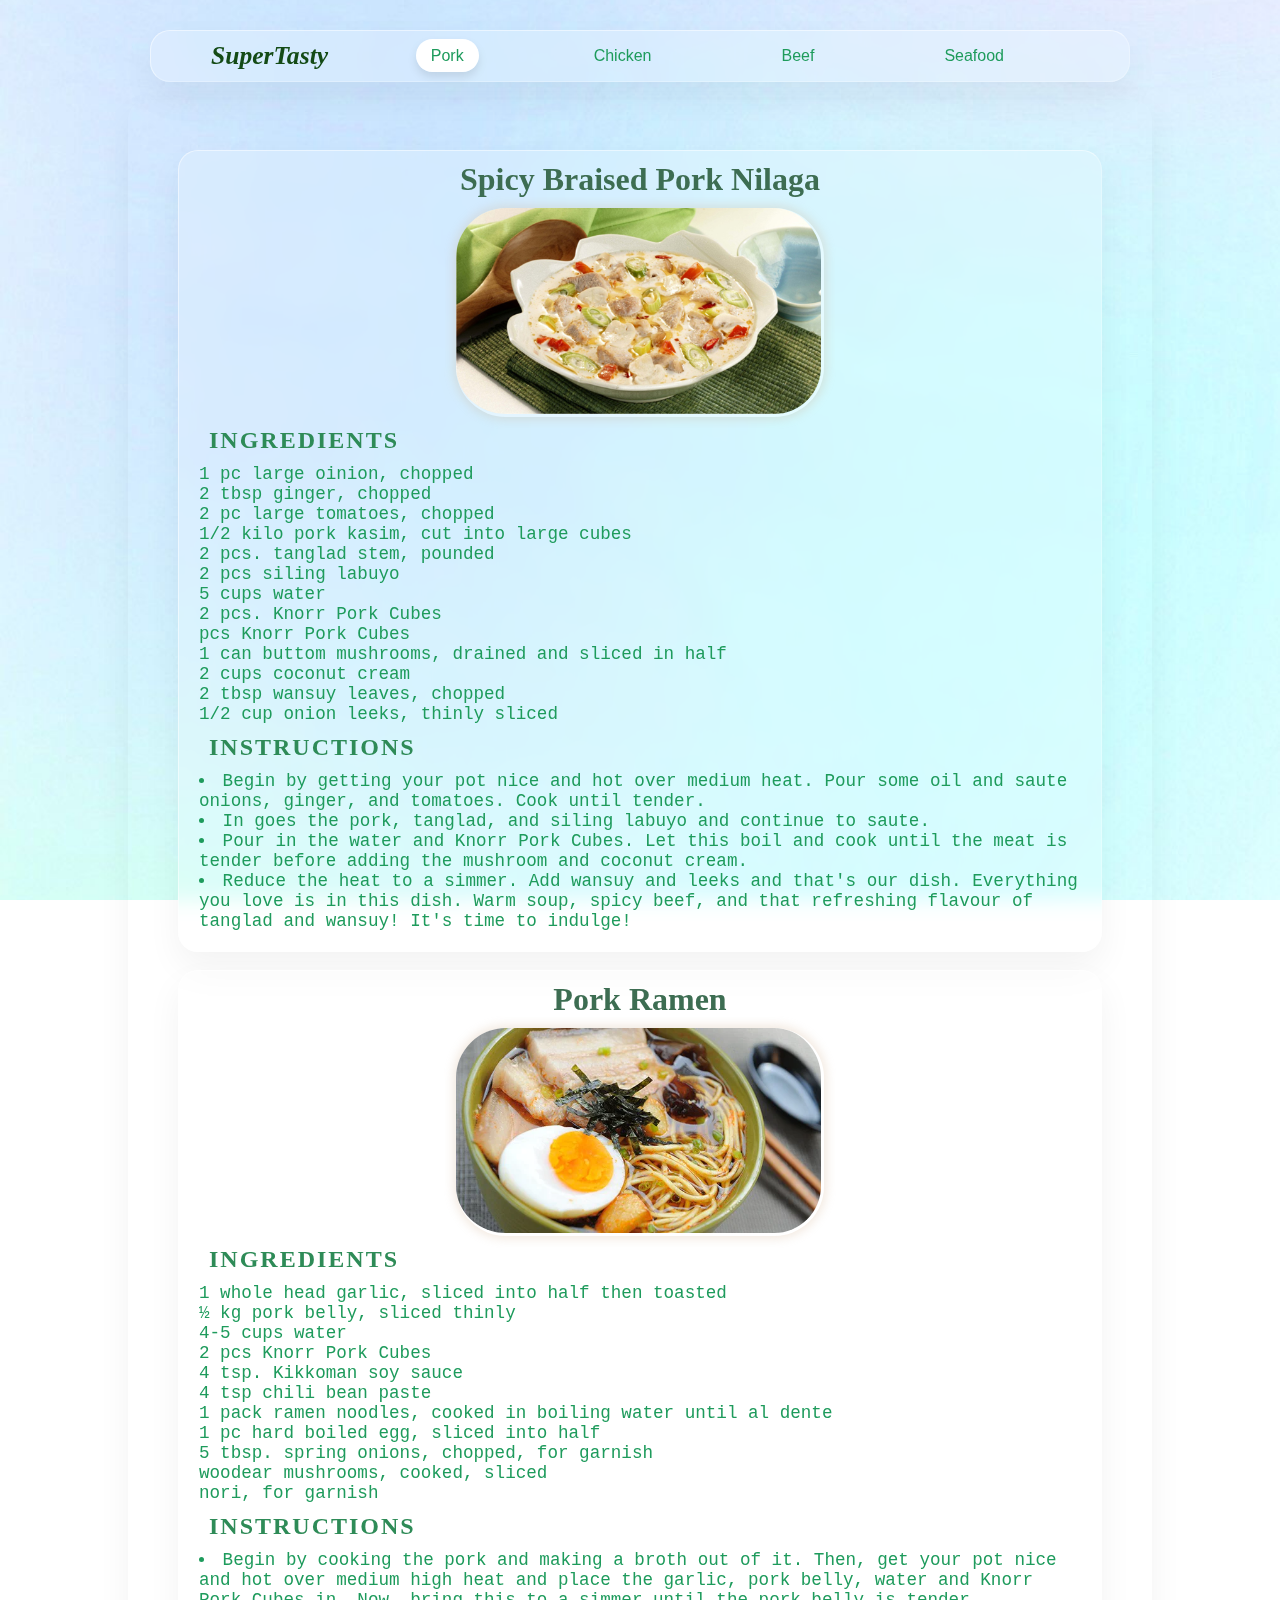
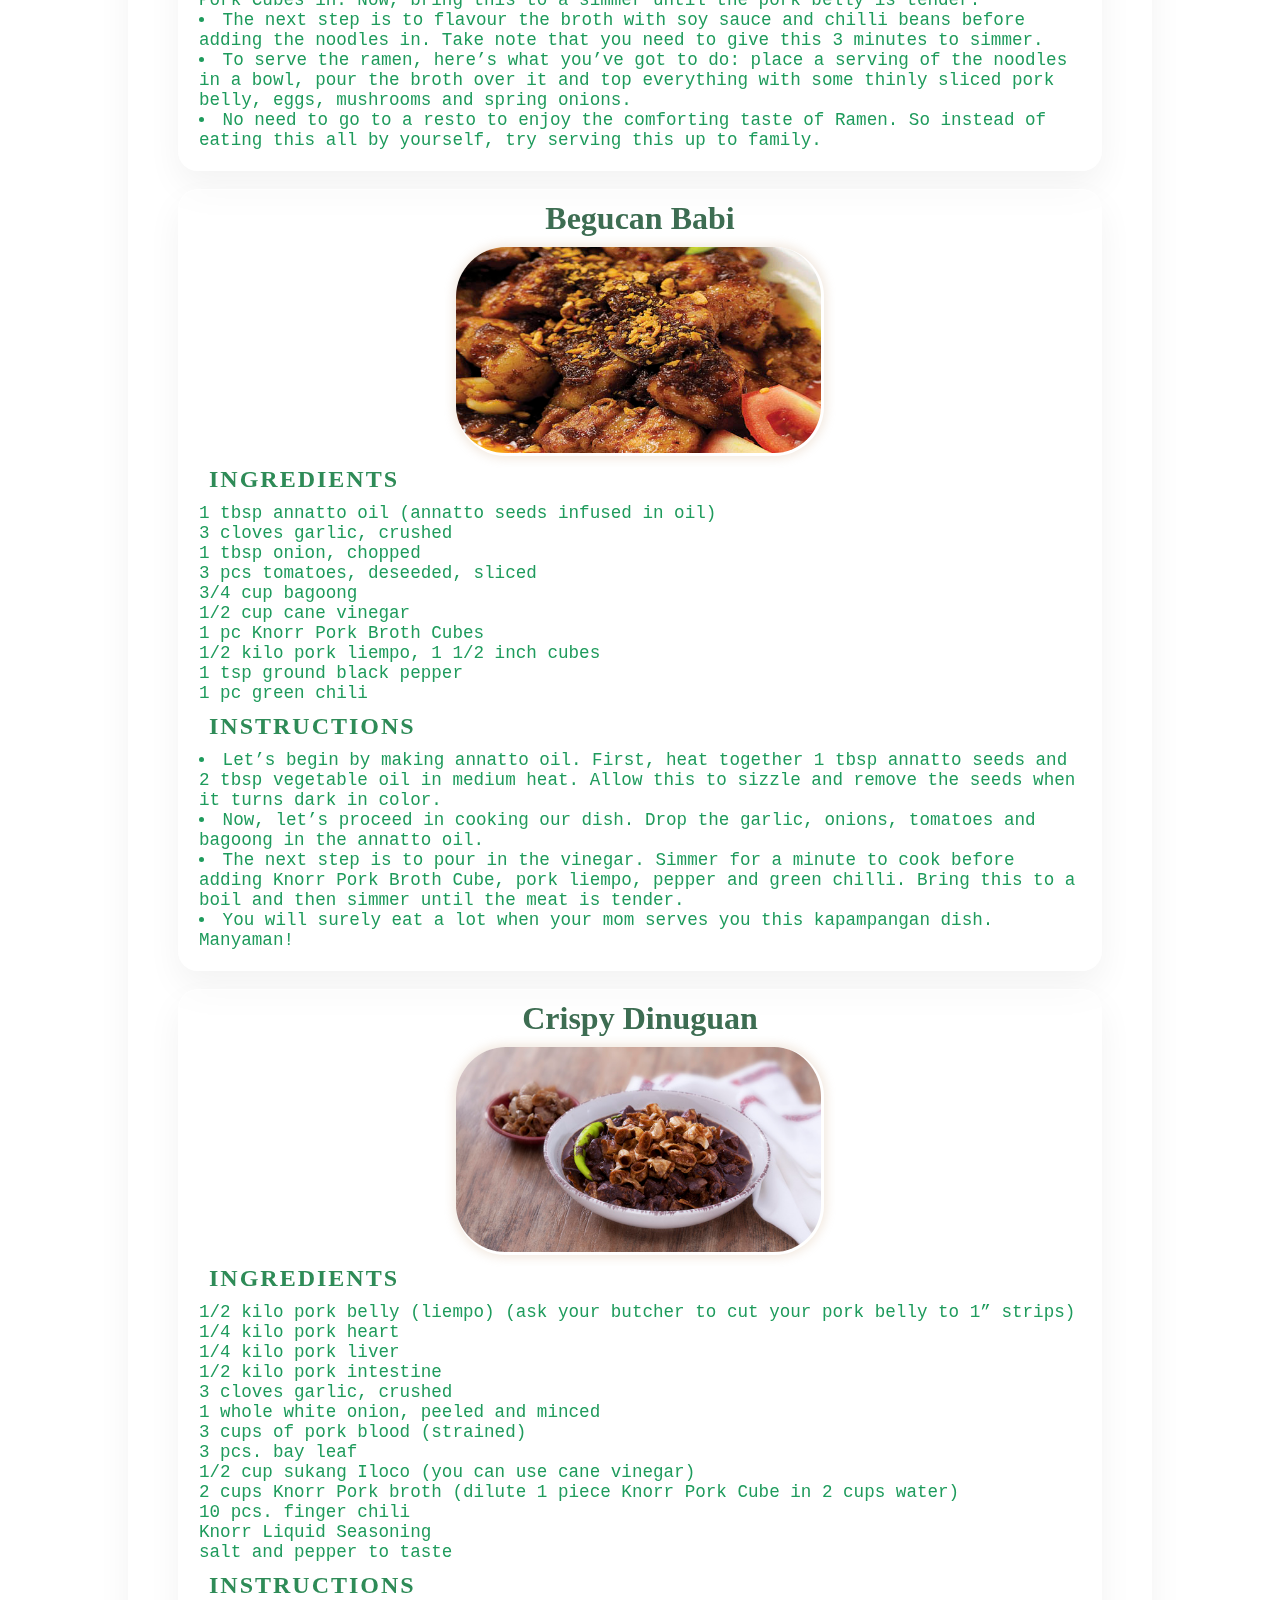
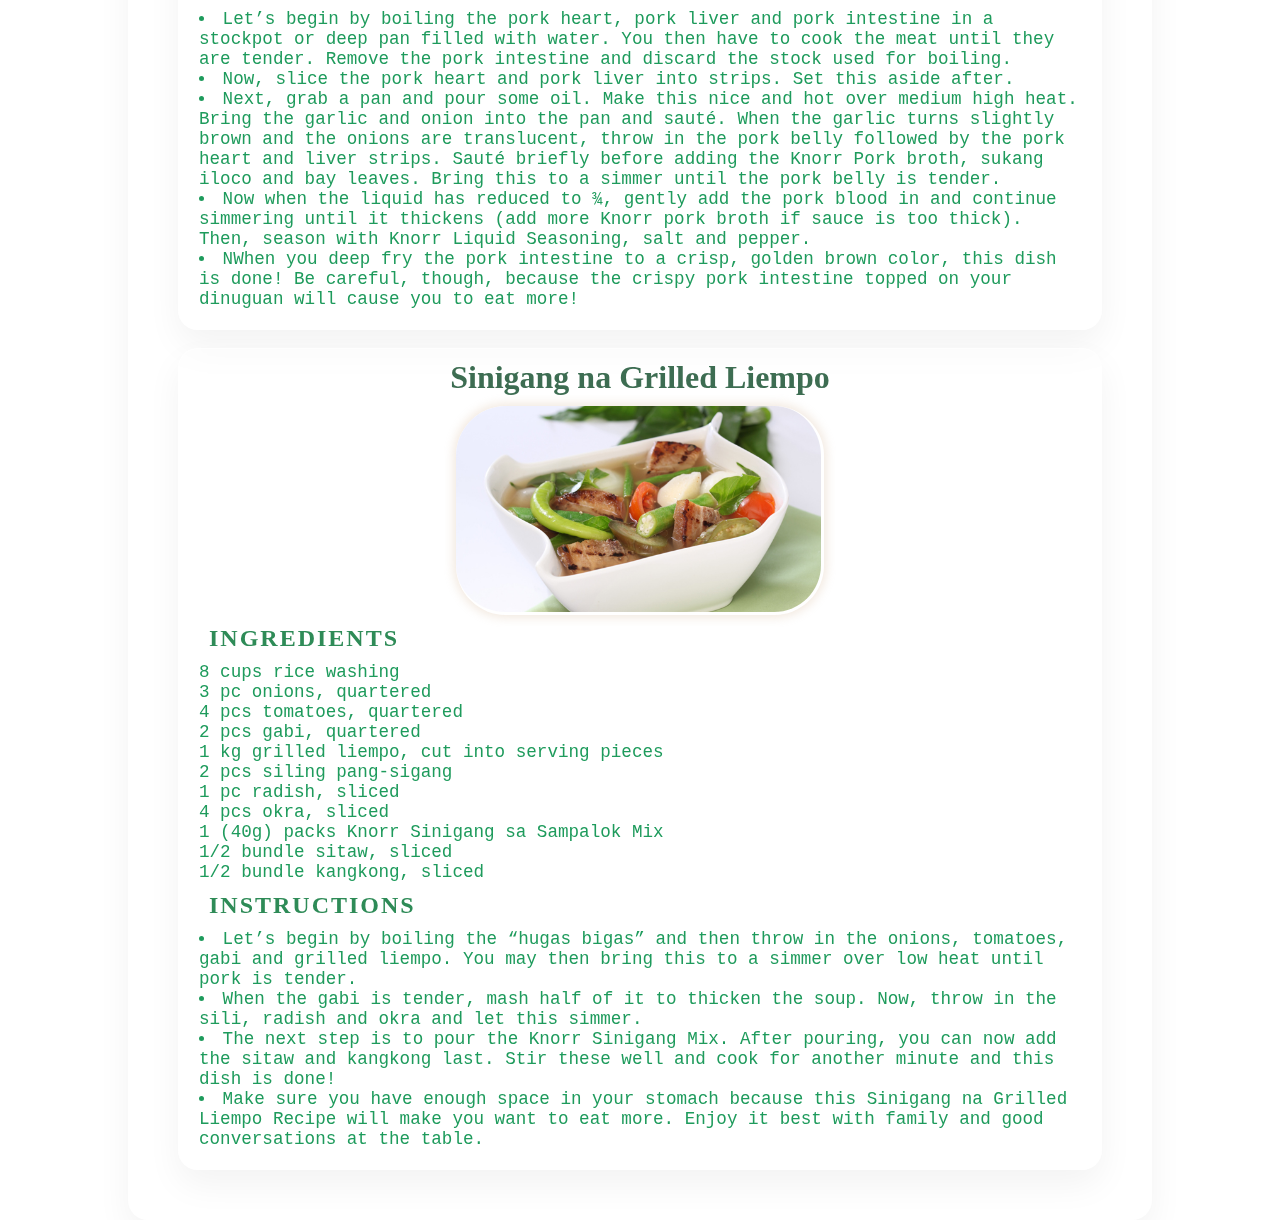
<file: pork.html>
<html land="en">
<head>
    <meta charset="UTF-8">
    <meta name="viewport" content="width=device-width, initial-scale=1.0">
    <meta http-equiv="X-UA-Compatible" content="ie=edge">
    <title>Super Tasty</title>
    <link rel="stylesheet" href="styles.css">
</head> 
<body>

    <section> 
        <header>
            <a href="#" class="logo">SuperTasty</a>
            <ul>
                <li><a href="pork.html" class="active">Pork</a></li>
                <li><a href="chicken.html">Chicken</a></li>
                <li><a href="beef.html">Beef</a></li>
                <li><a href="seafood.html">Seafood</a></li>
            </ul>
        </header>

        <div class="container">
            
            <div class="list">
                <h1>Spicy Braised Pork Nilaga</h1>
                <img src="porknilaga.jpeg">
                <h2>INGREDIENTS</h2>
                <ul>1 pc large oinion, chopped</ul>
                <ul>2 tbsp ginger, chopped</ul>
                <ul>2 pc large tomatoes, chopped</ul>
                <ul>1/2 kilo pork kasim, cut into large cubes</ul>
                <ul>2 pcs. tanglad stem, pounded</ul>
                <ul>2 pcs siling labuyo</ul>
                <ul>5 cups water</ul>
                <ul>2 pcs. Knorr Pork Cubes</ul>
                <ul>pcs Knorr Pork Cubes</ul>
                <ul>1 can buttom mushrooms, drained and sliced in half</ul>
                <ul>2 cups coconut cream</ul>
                <ul>2 tbsp wansuy leaves, chopped</ul>
                <ul>1/2 cup onion leeks, thinly sliced</ul>

                <h2>INSTRUCTIONS</h2>
                <li>Begin by getting your pot nice and hot over medium heat. Pour some oil and saute onions, ginger, and tomatoes. Cook until tender.</li>
                <li>In goes the pork, tanglad, and siling labuyo and continue to saute.</li>
                <li>Pour in the water and Knorr Pork Cubes. Let this boil and cook until the meat is tender before adding the mushroom and coconut cream.</li>
                <li>Reduce the heat to a simmer. Add wansuy and leeks and that's our dish. Everything you love is in this dish. Warm soup, spicy beef, and that refreshing flavour of tanglad and wansuy! It's time to indulge!</li>
            </div>
            <br>


            <div class="list">
                <h1>Pork Ramen</h1>
                <img src="porkramen.jpeg">
                <h2>INGREDIENTS</h2>
                <ul>1 whole head garlic, sliced into half then toasted</ul>
                <ul>½ kg pork belly, sliced thinly</ul>
                <ul>4-5 cups water</ul>
                <ul>2 pcs Knorr Pork Cubes</ul>
                <ul>4 tsp. Kikkoman soy sauce</ul>
                <ul>4 tsp chili bean paste</ul>
                <ul>1 pack ramen noodles, cooked in boiling water until al dente</ul>
                <ul>1 pc hard boiled egg, sliced into half</ul>
                <ul>5 tbsp. spring onions, chopped, for garnish</ul>
                <ul>woodear mushrooms, cooked, sliced</ul>
                <ul>nori, for garnish</ul>

                <h2>INSTRUCTIONS</h2>
                <li>Begin by cooking the pork and making a broth out of it. Then, get your pot nice and hot over medium high heat and place the garlic, pork belly, water and Knorr Pork Cubes in. Now, bring this to a simmer until the pork belly is tender.</li>
                <li>The next step is to flavour the broth with soy sauce and chilli beans before adding the noodles in. Take note that you need to give this 3 minutes to simmer.</li>
                <li>To serve the ramen, here’s what you’ve got to do: place a serving of the noodles in a bowl, pour the broth over it and top everything with some thinly sliced pork belly, eggs, mushrooms and spring onions.</li>
                <li>No need to go to a resto to enjoy the comforting taste of Ramen. So instead of eating this all by yourself, try serving this up to family.</li>
            </div>
            <br>


            <div class="list">
                <h1>Begucan Babi</h1>
                <img src="begucanbabi.jpeg">
                <h2>INGREDIENTS</h2>
                <ul>1 tbsp annatto oil (annatto seeds infused in oil)</ul>
                <ul>3 cloves garlic, crushed</ul>
                <ul>1 tbsp onion, chopped</ul>
                <ul>3 pcs tomatoes, deseeded, sliced</ul>
                <ul>3/4 cup bagoong</ul>
                <ul>1/2 cup cane vinegar</ul>
                <ul>1 pc Knorr Pork Broth Cubes</ul>
                <ul>1/2 kilo pork liempo, 1 1/2 inch cubes</ul>
                <ul>1 tsp ground black pepper</ul>
                <ul>1 pc green chili</ul>

                <h2>INSTRUCTIONS</h2>
                <li>Let’s begin by making annatto oil. First, heat together 1 tbsp annatto seeds and 2 tbsp vegetable oil in medium heat. Allow this to sizzle and remove the seeds when it turns dark in color.</li>
                <li>Now, let’s proceed in cooking our dish. Drop the garlic, onions, tomatoes and bagoong in the annatto oil.</li>
                <li>The next step is to pour in the vinegar. Simmer for a minute to cook before adding Knorr Pork Broth Cube, pork liempo, pepper and green chilli. Bring this to a boil and then simmer until the meat is tender.</li>
                <li>You will surely eat a lot when your mom serves you this kapampangan dish. Manyaman!</li>
            </div>
            <br>

            <div class="list">
                <h1>Crispy Dinuguan</h1>
                <img src="crispydinuguan.jpeg">
                <h2>INGREDIENTS</h2>
                <ul>1/2 kilo pork belly (liempo) (ask your butcher to cut your pork belly to 1” strips)</ul>
                <ul>1/4 kilo pork heart</ul>
                <ul>1/4 kilo pork liver</ul>
                <ul>1/2 kilo pork intestine</ul>
                <ul>3 cloves garlic, crushed</ul>
                <ul>1 whole white onion, peeled and minced</ul>
                <ul>3 cups of pork blood (strained)</ul>
                <ul>3 pcs. bay leaf</ul>
                <ul>1/2 cup sukang Iloco (you can use cane vinegar)</ul>
                <ul>2 cups Knorr Pork broth (dilute 1 piece Knorr Pork Cube in 2 cups water)</ul>
                <ul>10 pcs. finger chili</ul>
                <ul>Knorr Liquid Seasoning</ul>
                <ul>salt and pepper to taste</ul>

                <h2>INSTRUCTIONS</h2>
                <li>Let’s begin by boiling the pork heart, pork liver and pork intestine in a stockpot or deep pan filled with water. You then have to cook the meat until they are tender. Remove the pork intestine and discard the stock used for boiling.</li>
                <li>Now, slice the pork heart and pork liver into strips. Set this aside after.</li>
                <li>Next, grab a pan and pour some oil. Make this nice and hot over medium high heat. Bring the garlic and onion into the pan and sauté. When the garlic turns slightly brown and the onions are translucent, throw in the pork belly followed by the pork heart and liver strips. Sauté briefly before adding the Knorr Pork broth, sukang iloco and bay leaves. Bring this to a simmer until the pork belly is tender.</li>
                <li>Now when the liquid has reduced to ¾, gently add the pork blood in and continue simmering until it thickens (add more Knorr pork broth if sauce is too thick). Then, season with Knorr Liquid Seasoning, salt and pepper.</li>
                <li>NWhen you deep fry the pork intestine to a crisp, golden brown color, this dish is done! Be careful, though, because the crispy pork intestine topped on your dinuguan will cause you to eat more!</li>
            </div>
            <br>

            <div class="list">
                <h1>Sinigang na Grilled Liempo</h1>
                <img src="sinigangliempo.jpeg">
                <h2>INGREDIENTS</h2>
                <ul>8 cups rice washing</ul>
                <ul>3 pc onions, quartered</ul>
                <ul>4 pcs tomatoes, quartered</ul>
                <ul>2 pcs gabi, quartered</ul>
                <ul>1 kg grilled liempo, cut into serving pieces</ul>
                <ul>2 pcs siling pang-sigang</ul>
                <ul>1 pc radish, sliced</ul>
                <ul>4 pcs okra, sliced</ul>
                <ul>1 (40g) packs Knorr Sinigang sa Sampalok Mix</ul>
                <ul>1/2 bundle sitaw, sliced</ul>
                <ul>1/2 bundle kangkong, sliced</ul>

                <h2>INSTRUCTIONS</h2>
                <li>Let’s begin by boiling the “hugas bigas” and then throw in the onions, tomatoes, gabi and grilled liempo. You may then bring this to a simmer over low heat until pork is tender.</li>
                <li>When the gabi is tender, mash half of it to thicken the soup. Now, throw in the sili, radish and okra and let this simmer.</li>
                <li>The next step is to pour the Knorr Sinigang Mix. After pouring, you can now add the sitaw and kangkong last. Stir these well and cook for another minute and this dish is done!</li>
                <li>Make sure you have enough space in your stomach because this Sinigang na Grilled Liempo Recipe will make you want to eat more. Enjoy it best with family and good conversations at the table.</li>
            </div>


            
        </div>
    </section>
 </body>
</file>
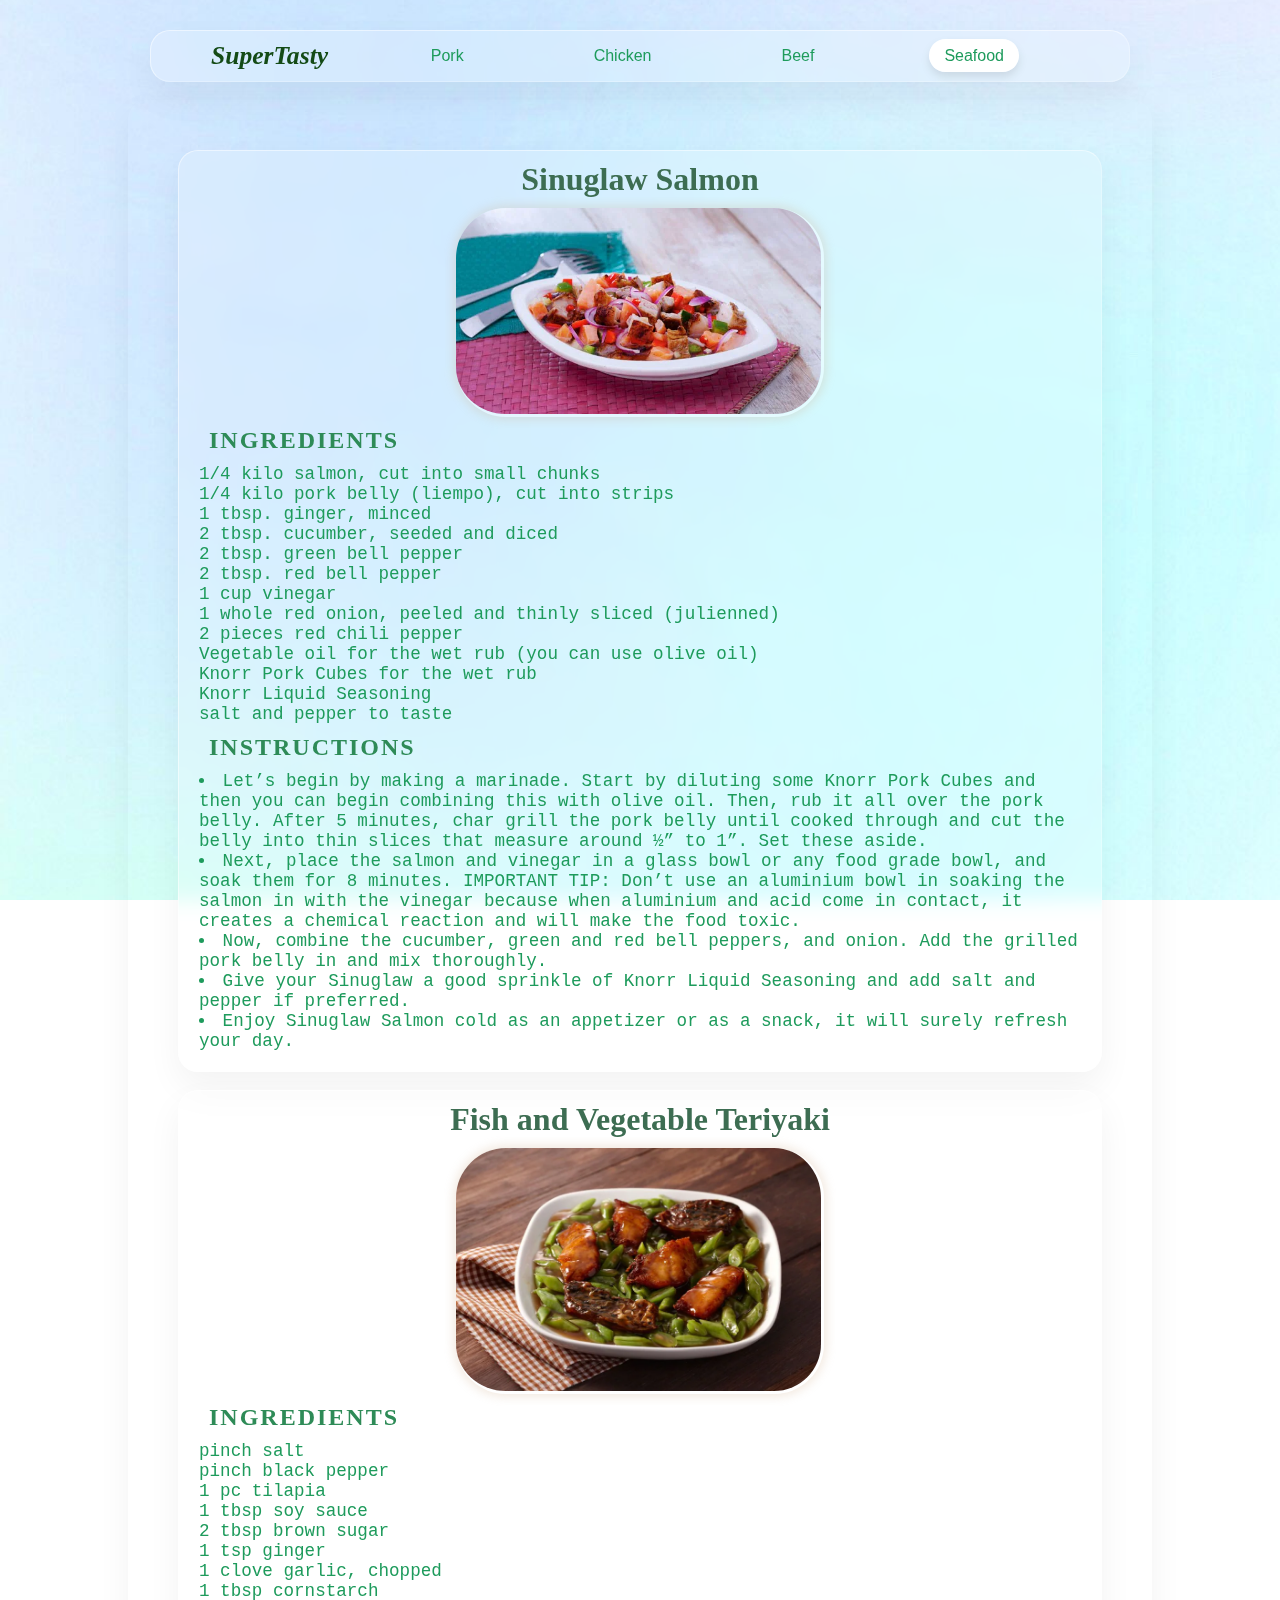
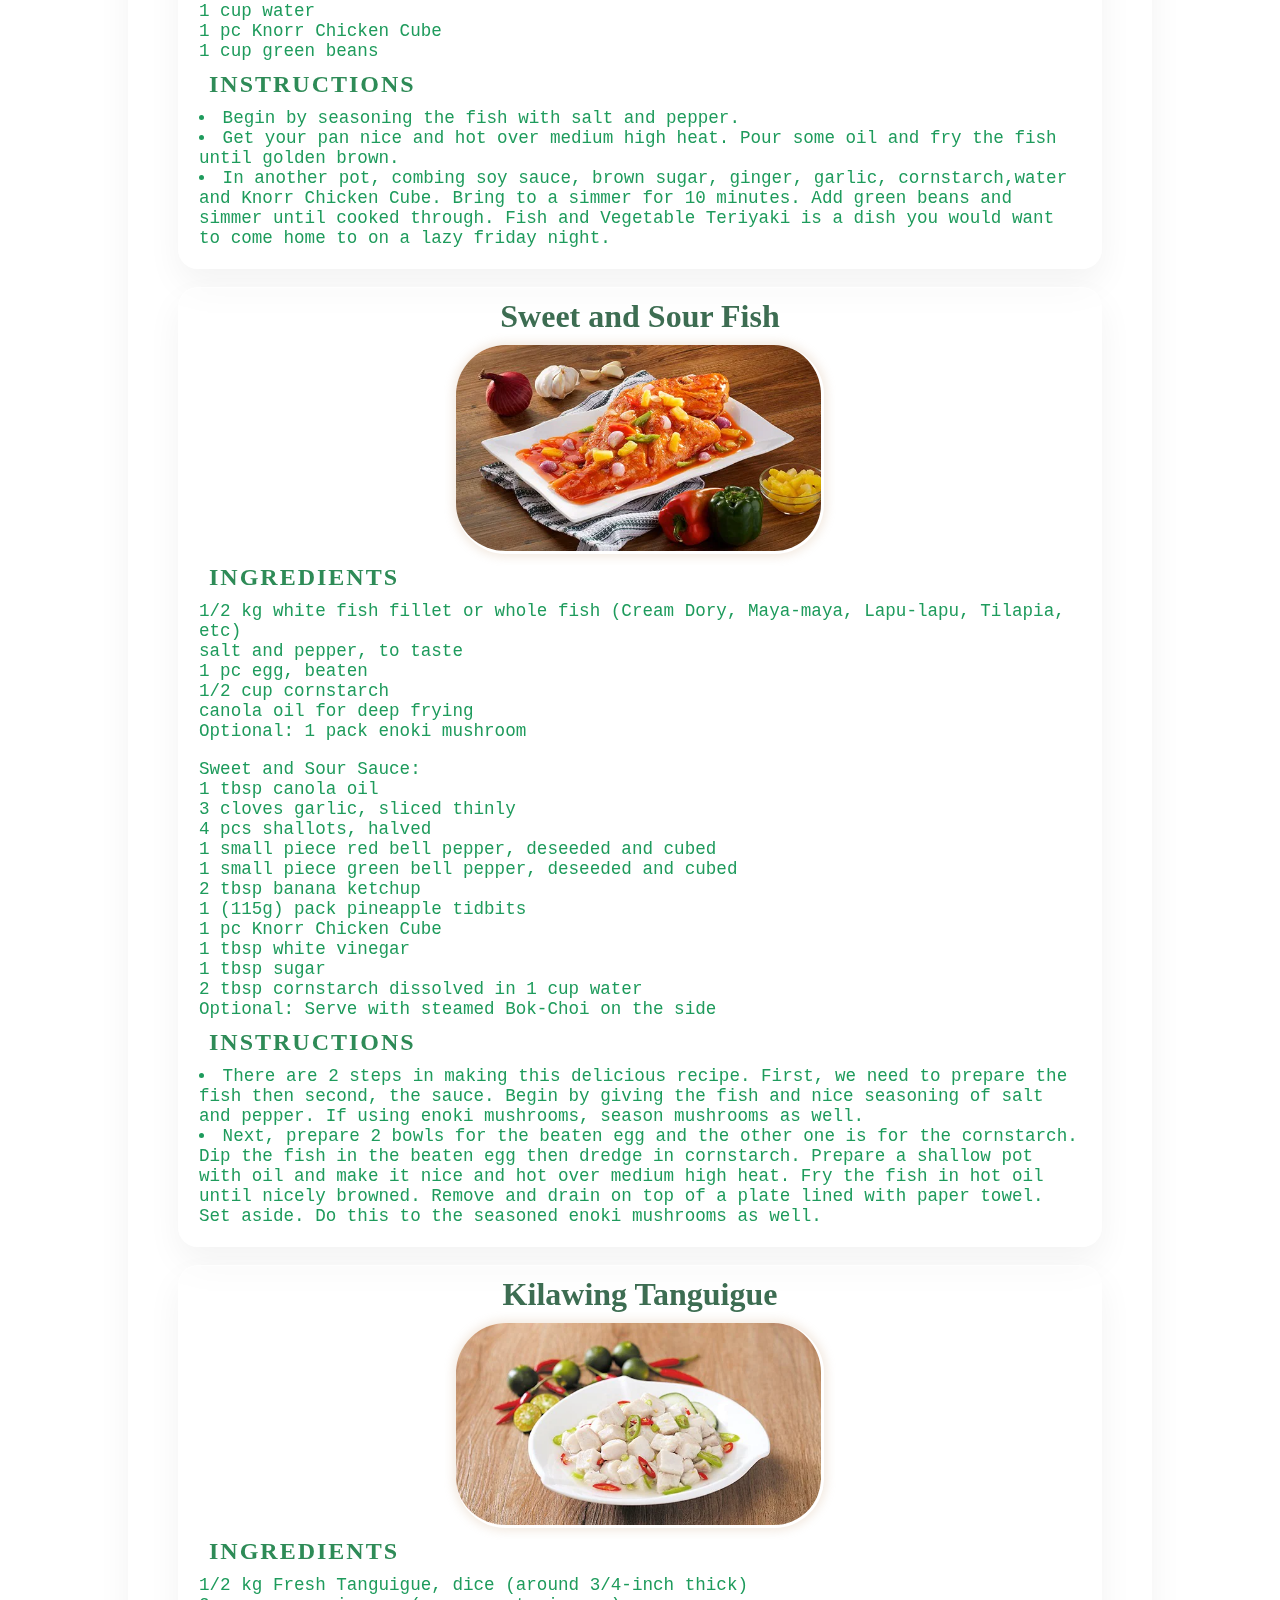
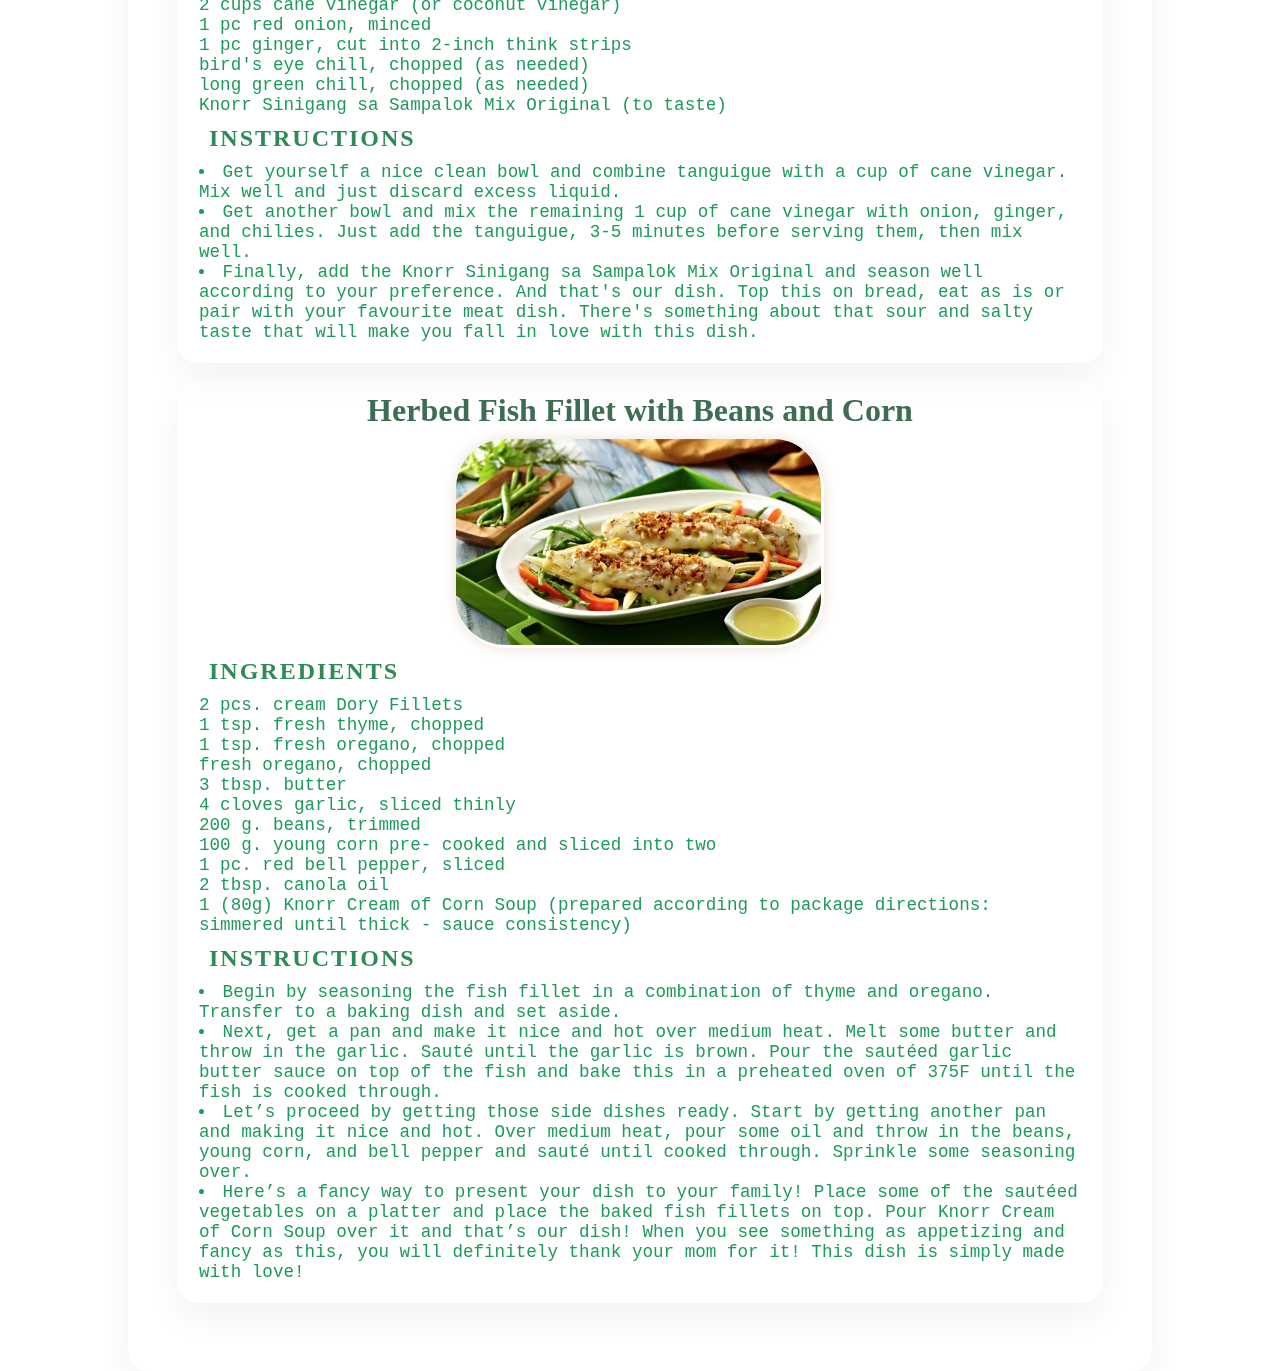
<file: seafood.html>
<html land="en">
<head>
    <meta charset="UTF-8">
    <meta name="viewport" content="width=device-width, initial-scale=1.0">
    <meta http-equiv="X-UA-Compatible" content="ie=edge">
    <title>Super Tasty</title>
    <link rel="stylesheet" href="styles.css">
</head> 
<body>

    <section> 
        <header>
            <a href="#" class="logo">SuperTasty</a>
            <ul>
                <li><a href="index.html">Pork</a></li>
                <li><a href="chicken.html">Chicken</a></li>
                <li><a href="beef.html">Beef</a></li>
                <li><a href="seafood.html" class="active">Seafood</a></li>
            </ul>
        </header>

        <div class="container">
            
            <div class="list">
                <h1>Sinuglaw Salmon</h1>
                <img src="sinuglawsalmon.jpeg">
                <h2>INGREDIENTS</h2>
                <ul>1/4 kilo salmon, cut into small chunks</ul>
                <ul>1/4 kilo pork belly (liempo), cut into strips</ul>
                <ul>1 tbsp. ginger, minced</ul>
                <ul>2 tbsp. cucumber, seeded and diced</ul>
                <ul>2 tbsp. green bell pepper</ul>
                <ul>2 tbsp. red bell pepper</ul>
                <ul>1 cup vinegar</ul>
                <ul>1 whole red onion, peeled and thinly sliced (julienned)</ul>
                <ul>2 pieces red chili pepper</ul>
                <ul>Vegetable oil for the wet rub (you can use olive oil)</ul>
                <ul>Knorr Pork Cubes for the wet rub</ul>
                <ul>Knorr Liquid Seasoning</ul>
                <ul>salt and pepper to taste</ul>

                <h2>INSTRUCTIONS</h2>
                <li>Let’s begin by making a marinade. Start by diluting some Knorr Pork Cubes and then you can begin combining this with olive oil. Then, rub it all over the pork belly. After 5 minutes, char grill the pork belly until cooked through and cut the belly into thin slices that measure around ½” to 1”. Set these aside.</li>
                <li>Next, place the salmon and vinegar in a glass bowl or any food grade bowl, and soak them for 8 minutes. IMPORTANT TIP: Don’t use an aluminium bowl in soaking the salmon in with the vinegar because when aluminium and acid come in contact, it creates a chemical reaction and will make the food toxic.</li>
                <li>Now, combine the cucumber, green and red bell peppers, and onion. Add the grilled pork belly in and mix thoroughly.</li>
                <li>Give your Sinuglaw a good sprinkle of Knorr Liquid Seasoning and add salt and pepper if preferred.</li>
                <li>Enjoy Sinuglaw Salmon cold as an appetizer or as a snack, it will surely refresh your day.</li>
            </div>
            <br>


            <div class="list">
                <h1>Fish and Vegetable Teriyaki</h1>
                <img src="teriyaki.jpeg">
                <h2>INGREDIENTS</h2>
                <ul>pinch salt</ul>
                <ul>pinch black pepper</ul>
                <ul>1 pc tilapia</ul>
                <ul>1 tbsp soy sauce</ul>
                <ul>2 tbsp brown sugar</ul>
                <ul>1 tsp ginger</ul>
                <ul>1 clove garlic, chopped</ul>
                <ul>1 tbsp cornstarch</ul>
                <ul>1 cup water</ul>
                <ul>1 pc Knorr Chicken Cube</ul>
                <ul>1 cup green beans</ul>

                <h2>INSTRUCTIONS</h2>
                <li>Begin by seasoning the fish with salt and pepper.</li>
                <li>Get your pan nice and hot over medium high heat. Pour some oil and fry the fish until golden brown.</li>
                <li>In another pot, combing soy sauce, brown sugar, ginger, garlic, cornstarch,water and Knorr Chicken Cube. Bring to a simmer for 10 minutes. Add green beans and simmer until cooked through. Fish and Vegetable Teriyaki is a dish you would want to come home to on a lazy friday night.</li>
            </div>
            <br>


            <div class="list">
                <h1>Sweet and Sour Fish</h1>
                <img src="sweetsour.jpeg">
                <h2>INGREDIENTS</h2>
                <ul>1/2 kg white fish fillet or whole fish (Cream Dory, Maya-maya, Lapu-lapu, Tilapia, etc)</ul>
                <ul>salt and pepper, to taste</ul>
                <ul>1 pc egg, beaten</ul>
                <ul>1/2 cup cornstarch</ul>
                <ul>canola oil for deep frying</ul>
                <ul>Optional: 1 pack enoki mushroom</ul>
                    <br>
                <ul>Sweet and Sour Sauce:</ul>
                <ul>1 tbsp canola oil</ul>
                <ul>3 cloves garlic, sliced thinly</ul>
                <ul>4 pcs shallots, halved</ul>
                <ul>1 small piece red bell pepper, deseeded and cubed</ul>
                <ul>1 small piece green bell pepper, deseeded and cubed</ul>
                <ul>2 tbsp banana ketchup</ul>
                <ul>1 (115g) pack pineapple tidbits</ul>
                <ul>1 pc Knorr Chicken Cube</ul>
                <ul>1 tbsp white vinegar</ul>
                <ul>1 tbsp sugar</ul>
                <ul>2 tbsp cornstarch dissolved in 1 cup water</ul>
                <ul>Optional: Serve with steamed Bok-Choi on the side</ul>

                <h2>INSTRUCTIONS</h2>
                <li>There are 2 steps in making this delicious recipe. First, we need to prepare the fish then second, the sauce. Begin by giving the fish and nice seasoning of salt and pepper. If using enoki mushrooms, season mushrooms as well.</li>
                <li>Next, prepare 2 bowls for the beaten egg and the other one is for the cornstarch. Dip the fish in the beaten egg then dredge in cornstarch. Prepare a shallow pot with oil and make it nice and hot over medium high heat. Fry the fish in hot oil until nicely browned. Remove and drain on top of a plate lined with paper towel. Set aside. Do this to the seasoned enoki mushrooms as well.</li>
            </div>
            <br>

            <div class="list">
                <h1>Kilawing Tanguigue</h1>
                <img src="kilawin.jpeg">
                <h2>INGREDIENTS</h2>
                <ul>1/2 kg Fresh Tanguigue, dice (around 3/4-inch thick)</ul>
                <ul>2 cups cane vinegar (or coconut vinegar)</ul>
                <ul>1 pc red onion, minced</ul>
                <ul>1 pc ginger, cut into 2-inch think strips</ul>
                <ul>bird's eye chill, chopped (as needed)</ul>
                <ul>long green chill, chopped (as needed)</ul>
                <ul>Knorr Sinigang sa Sampalok Mix Original (to taste)</ul>

                <h2>INSTRUCTIONS</h2>
                <li>Get yourself a nice clean bowl and combine tanguigue with a cup of cane vinegar. Mix well and just discard excess liquid.</li>
                <li>Get another bowl and mix the remaining 1 cup of cane vinegar with onion, ginger, and chilies. Just add the tanguigue, 3-5 minutes before serving them, then mix well.</li>
                <li>Finally, add the Knorr Sinigang sa Sampalok Mix Original and season well according to your preference. And that's our dish. Top this on bread, eat as is or pair with your favourite meat dish. There's something about that sour and salty taste that will make you fall in love with this dish.</li>
            </div>
            <br>

            <div class="list">
                <h1>Herbed Fish Fillet with Beans and Corn</h1>
                <img src="fishfillet.jpeg">
                <h2>INGREDIENTS</h2>
                <ul>2 pcs. cream Dory Fillets</ul>
                <ul>1 tsp. fresh thyme, chopped</ul>
                <ul>1 tsp. fresh oregano, chopped</ul>
                <ul>fresh oregano, chopped</ul>
                <ul>3 tbsp. butter</ul>
                <ul>4 cloves garlic, sliced thinly</ul>
                <ul>200 g. beans, trimmed</ul>
                <ul>100 g. young corn pre- cooked and sliced into two</ul>
                <ul>1 pc. red bell pepper, sliced</ul>
                <ul>2 tbsp. canola oil</ul>
                <ul>1 (80g) Knorr Cream of Corn Soup (prepared according to package directions: simmered until thick - sauce consistency)</ul>

                <h2>INSTRUCTIONS</h2>
                <li>Begin by seasoning the fish fillet in a combination of thyme and oregano. Transfer to a baking dish and set aside.</li>
                <li>Next, get a pan and make it nice and hot over medium heat. Melt some butter and throw in the garlic. Sauté until the garlic is brown. Pour the sautéed garlic butter sauce on top of the fish and bake this in a preheated oven of 375F until the fish is cooked through.</li>
                <li>Let’s proceed by getting those side dishes ready. Start by getting another pan and making it nice and hot. Over medium heat, pour some oil and throw in the beans, young corn, and bell pepper and sauté until cooked through. Sprinkle some seasoning over.</li>
                <li>Here’s a fancy way to present your dish to your family! Place some of the sautéed vegetables on a platter and place the baked fish fillets on top. Pour Knorr Cream of Corn Soup over it and that’s our dish! When you see something as appetizing and fancy as this, you will definitely thank your mom for it! This dish is simply made with love!</li>
            </div>
            <br>

            
        </div>
    </section>
 </body>
</file>
<file: styles.css>
* {
    margin: 0;
    padding: 0;
    box-sizing: border-box;
    font-family: 'Poppins', sans-serif;
}
body{
    background: url(background.jpg);
    background-size: cover;
    background-position: center;
    background-attachment: fixed;
    background-repeat: repeat;
    background-position:center;
}
section{
    display: flex;
    justify-content: center;
    align-items: center;
    min-height: 100vh;
    padding: 50px;
}
header {
    position: absolute;
    top: 30px;
    right: 150px;
    left: 150px;
    padding: 10px 60px;
    display: flex;
    justify-content: space-between;
    align-items: center;
    background:rgba(255,255,255,0.2);
    box-shadow: 0 15px 35px rgba(0,0,0,0.05);
    border-radius: 20px;
    backdrop-filter: blur(10px);
    border: 1px solid rgba(255,255,255,0.25);
    border-top: 1px solid rgba(255,255,255,0.5);
    border-left: 1px solid rgba(255,255,255,0.5);
}
header .logo {
    color: rgb(20, 75, 22);
    font-family: 'Lucida Grande';
    font-style: italic;
    font-weight: 700;
    text-decoration: none;
    font-size: 1.6em;
}
header ul {
    display: flex;
}
header ul li {
    list-style: none;
    margin: 0 50px;
}
header ul li a {
    text-decoration: none;
    font-weight: 500;
    color:rgb(30, 155, 92);
    padding: 8px 15px;
    border-radius: 25px;
}
header ul li a:hover,
header ul li a.active {
    background: #fff;
    box-shadow: 0 5px 10px rgba(0,0,0,0.1);
}
.container {
    position: absolute;
    top: 100px;
    width: 80%;
    height:fit-content;
    background: transparent;
    box-shadow: 0 15px 35px rgba(0,0,0,0.05);
    border-radius: 20px;
    display: grid;
    justify-content: space-between;
    align-items: center;
    padding: 50px;
}
.container .list{
    height: fit-content;
    padding-bottom: 20px;
    background:rgba(255,255,255,0.2);
    box-shadow: 0 15px 35px rgba(0,0,0,0.05);
    border-radius: 20px;
    backdrop-filter: blur(10px);
    border: 1px solid rgba(255,255,255,0.25);
    border-top: 1px solid rgba(255,255,255,0.5);
    border-left: 1px solid rgba(255,255,255,0.5);
}
.container .list h1{
    text-align: center;
    padding: 10px;
    color: rgb(61, 109, 82);
    font-family: times;
    font-size: 2em;
}
.container .list img{
    width: 40%;
    margin-left: 30%;
    margin-right: 30%;
    border-radius: 50px;
    border: 3px solid rgba(255, 255, 255, 0.384);
    border-top: 1px rgba(0, 0, 0, 0.5);
    border-left: 1px rgba(0, 0, 0, 0.5);
    box-shadow: 0 0 10px 3px #ceac863f;
}
.container .list h2{
    text-align: left;
    padding: 10px;
    padding-left: 30px;
    color: seagreen;
    letter-spacing: 2px;
    font-family: times;
    font-size: 1.5em;
}
.container .list ul {
    font-family: courier;
    color:rgb(30, 155, 92);
    padding-left: 20px;
    padding-right: 20px;
    font-size: 1.1em;
}
.container .list li {
    font-family: courier;
    color:rgb(30, 155, 92);
    padding-left: 20px;
    padding-right: 20px;
    font-size: 1.1em;
}
</file>
